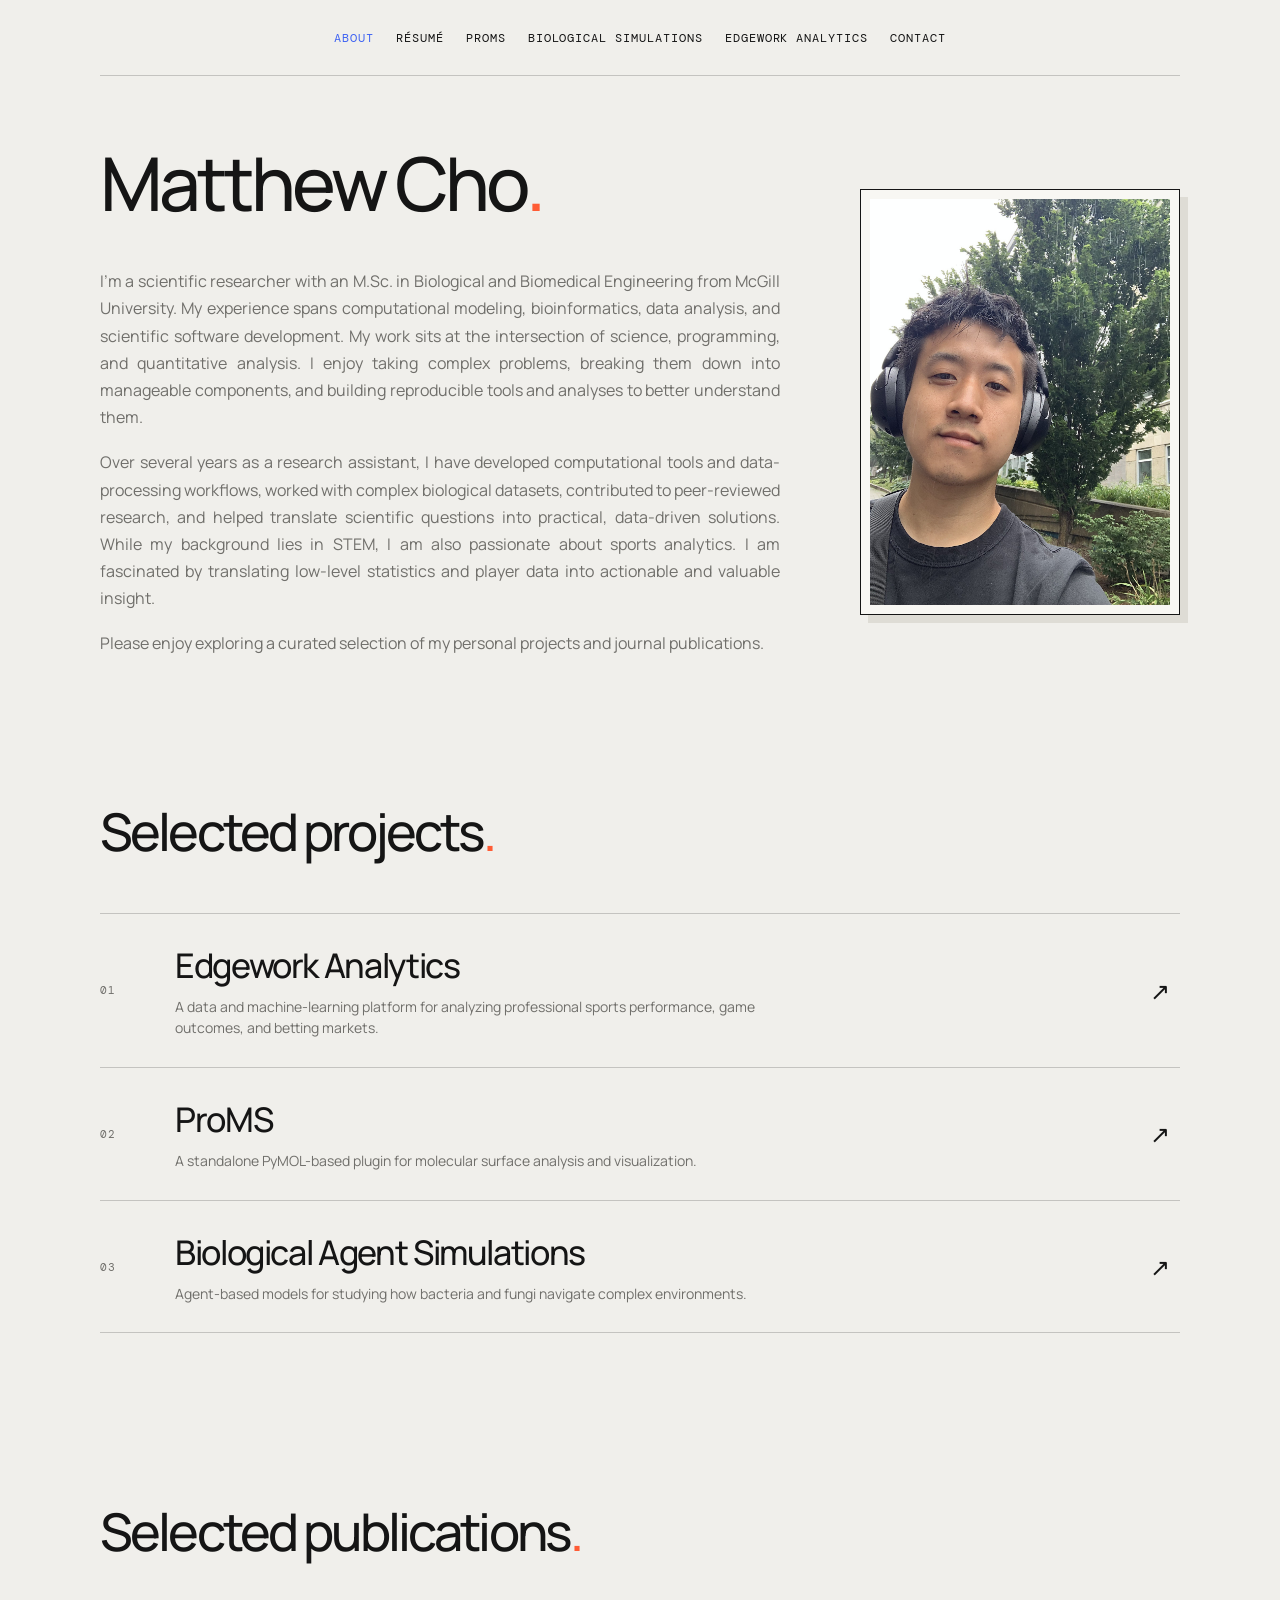
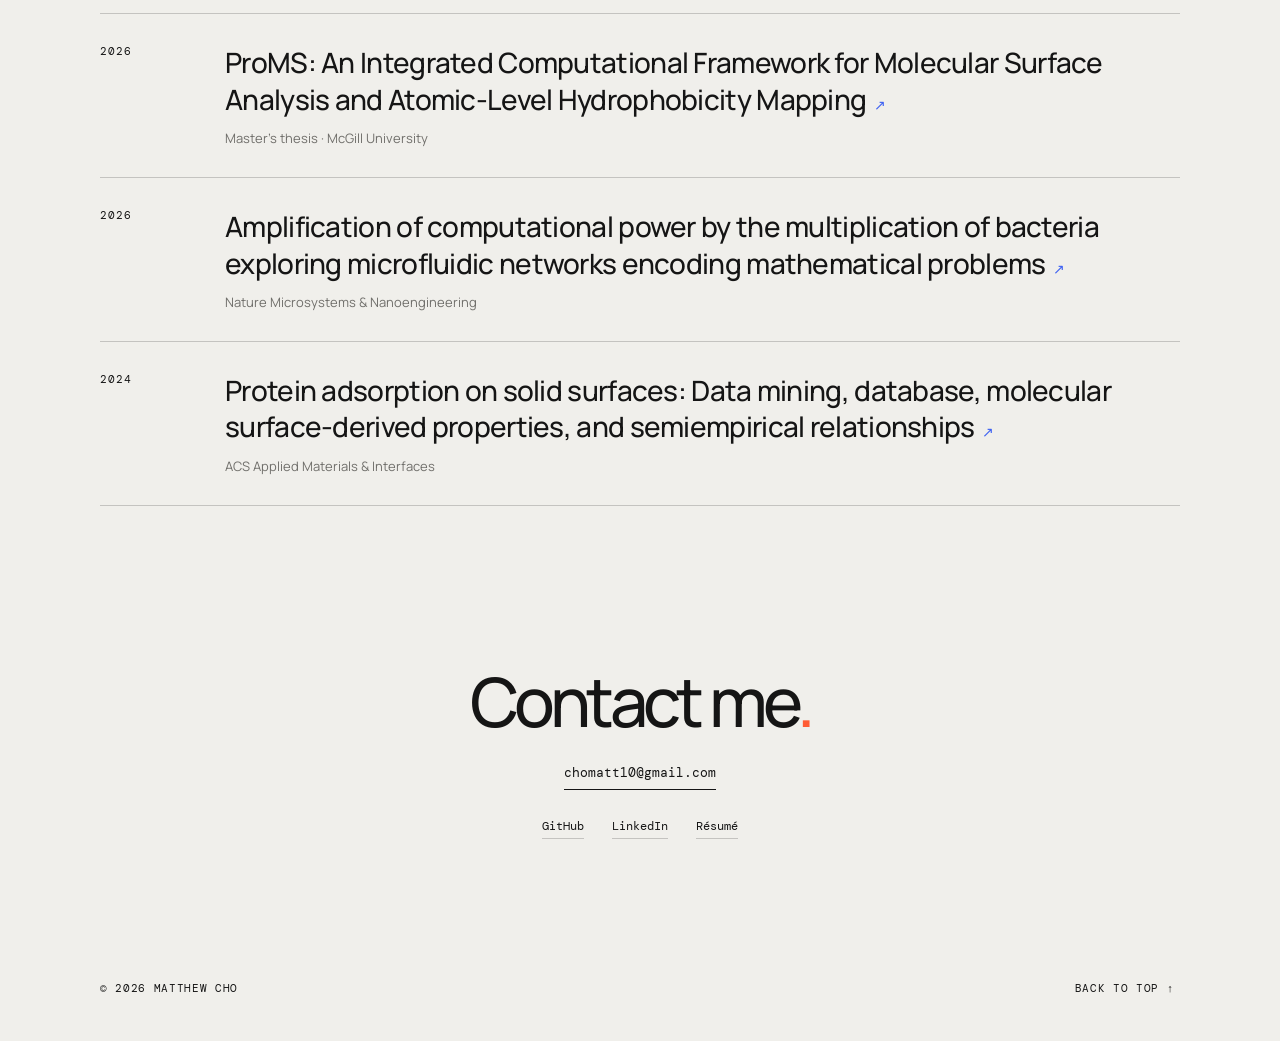
<file: index.html>
<!doctype html>
<html lang="en">
  <head>
    <meta charset="UTF-8" />
    <meta name="viewport" content="width=device-width, initial-scale=1.0" />
    <meta
      name="description"
      content="Portfolio of Matthew Cho — computational researcher and engineer building tools for biological discovery."
    />
    <meta name="theme-color" content="#f0efeb" />
    <title>Matthew Cho — Computational Researcher & Engineer</title>
    <link rel="preconnect" href="https://fonts.googleapis.com" />
    <link rel="preconnect" href="https://fonts.gstatic.com" crossorigin />
    <link
      href="https://fonts.googleapis.com/css2?family=DM+Mono:wght@300;400;500&family=Manrope:wght@400;500;600;700&display=swap"
      rel="stylesheet"
    />
    <link rel="stylesheet" href="styles.css" />
  </head>
  <body>
    <div class="noise" aria-hidden="true"></div>

    <header class="site-header">
      <nav class="page-tabs" aria-label="Portfolio pages">
        <a class="active" href="index.html" aria-current="page">About</a>
        <a href="resume.html">Résumé</a>
        <a href="proms.html">ProMS</a>
        <a href="biological-simulations.html">Biological Simulations</a>
        <a href="edgework-analytics.html">Edgework Analytics</a>
        <a href="#contact">Contact</a>
      </nav>
      <a class="header-cta" href="mailto:chomatt10@gmail.com" data-profile-link="email">
        Let’s talk <span aria-hidden="true">↗</span>
      </a>
    </header>

    <main id="top">
      <section class="hero section-shell" aria-labelledby="hero-title">
        <h1 id="hero-title" class="reveal">
          Matthew Cho<span class="accent-dot">.</span>
        </h1>
        <div class="hero-footer reveal">
          <div class="hero-blurb">
            <p>
              I’m a scientific researcher with an M.Sc. in Biological and Biomedical
              Engineering from McGill University. My experience spans computational
              modeling, bioinformatics, data analysis, and scientific software
              development. My work sits at the intersection of science, programming, and
              quantitative analysis. I enjoy taking complex problems, breaking them down
              into manageable components, and building reproducible tools and analyses to
              better understand them.
            </p>
            <p>
              Over several years as a research assistant, I have developed computational
              tools and data-processing workflows, worked with complex biological
              datasets, contributed to peer-reviewed research, and helped translate
              scientific questions into practical, data-driven solutions. While my
              background lies in STEM, I am also passionate about sports analytics. I am
              fascinated by translating low-level statistics and player data into
              actionable and valuable insight.
            </p>
            <p>
              Please enjoy exploring a curated selection of my personal projects and
              journal publications.
            </p>
          </div>
          <a class="round-link" href="#work" aria-label="See selected work">
            <svg viewBox="0 0 24 24" aria-hidden="true">
              <path d="M12 4v16m0 0 6-6m-6 6-6-6" />
            </svg>
          </a>
        </div>
        <img
          class="hero-photo"
          src="assets/matthew-portrait-web.jpg"
          width="2316"
          height="3088"
          alt="Matthew Cho outdoors in the rain"
          decoding="async"
          fetchpriority="high"
        />
        <div class="hero-index" aria-hidden="true">01 — 04</div>
      </section>

      <section id="work" class="projects section-shell" aria-labelledby="work-title">
        <h2 id="work-title" class="section-heading reveal">
          Selected projects<span class="accent-dot">.</span>
        </h2>
        <div id="project-list" class="project-list"></div>
      </section>

      <section id="about" class="about section-shell" aria-labelledby="about-title" hidden>
        <div class="about-number" aria-hidden="true">02</div>
        <div class="about-copy">
          <div class="section-label reveal">
            <span>About me</span>
          </div>
          <h2 id="about-title" class="reveal">
            I turn biological questions into
            <span class="circled">computational</span> tools.
          </h2>
          <div class="about-body reveal">
            <p data-profile="bio">
              I’m a computational researcher with an M.Sc. in Biological and
              Biomedical Engineering from McGill. My work combines molecular
              modeling, machine learning, data analysis, and scientific software.
            </p>
            <p>
              I enjoy taking research from an open question to a reproducible tool:
              designing the model, writing the code, analyzing the results, and
              communicating what they mean.
            </p>
          </div>
        </div>
        <div class="about-card reveal" aria-label="A note from Matthew">
          <div class="portrait-placeholder">
            <span data-profile="initials">AM</span>
          </div>
          <p>From biological question<br />to computational insight.</p>
          <span class="scribble" aria-hidden="true">↳</span>
        </div>
      </section>

      <section id="experience" class="experience section-shell" aria-labelledby="experience-title" hidden>
        <div class="section-label reveal">
          <span>Experience</span>
          <a href="CV - Matthew Cho no phone.pdf" data-profile-link="resume" target="_blank">
            Download CV <span aria-hidden="true">↗</span>
          </a>
        </div>
        <h2 id="experience-title" class="section-heading reveal">
          Where I’ve contributed<span class="accent-dot">.</span>
        </h2>
        <div id="experience-list" class="experience-list"></div>
      </section>

      <section id="research" class="research section-shell" aria-labelledby="research-title">
        <h2 id="research-title" class="section-heading reveal">
          Selected publications<span class="accent-dot">.</span>
        </h2>
        <div id="publication-list" class="publication-list"></div>
        <div class="skills-block reveal" hidden>
          <p class="skills-title">Technical toolkit</p>
          <div id="skills-list" class="skills-list"></div>
        </div>
        <div class="awards-block reveal" hidden>
          <p class="skills-title">Recognition</p>
          <div id="awards-list" class="awards-list"></div>
        </div>
      </section>

      <section id="contact" class="contact section-shell" aria-labelledby="contact-title">
        <h2 id="contact-title" class="reveal">Contact me<span class="accent-dot">.</span></h2>
        <a class="contact-link reveal" href="mailto:chomatt10@gmail.com" data-profile-link="email">
          <span data-profile="email">chomatt10@gmail.com</span>
          <span aria-hidden="true">↗</span>
        </a>
        <div class="contact-socials reveal" aria-label="Social links">
          <a href="https://github.com/" data-profile-link="github" target="_blank" rel="noreferrer">GitHub</a>
          <a href="https://linkedin.com/" data-profile-link="linkedin" target="_blank" rel="noreferrer">LinkedIn</a>
          <a href="CV - Matthew Cho no phone.pdf" target="_blank">Résumé</a>
        </div>
      </section>
    </main>

    <footer class="site-footer section-shell">
      <span>© <span id="year"></span> <span data-profile="name">Matthew Cho</span></span>
      <button id="back-to-top" type="button">Back to top ↑</button>
    </footer>

    <script src="script.js?v=20260819"></script>
  </body>
</html>
</file>
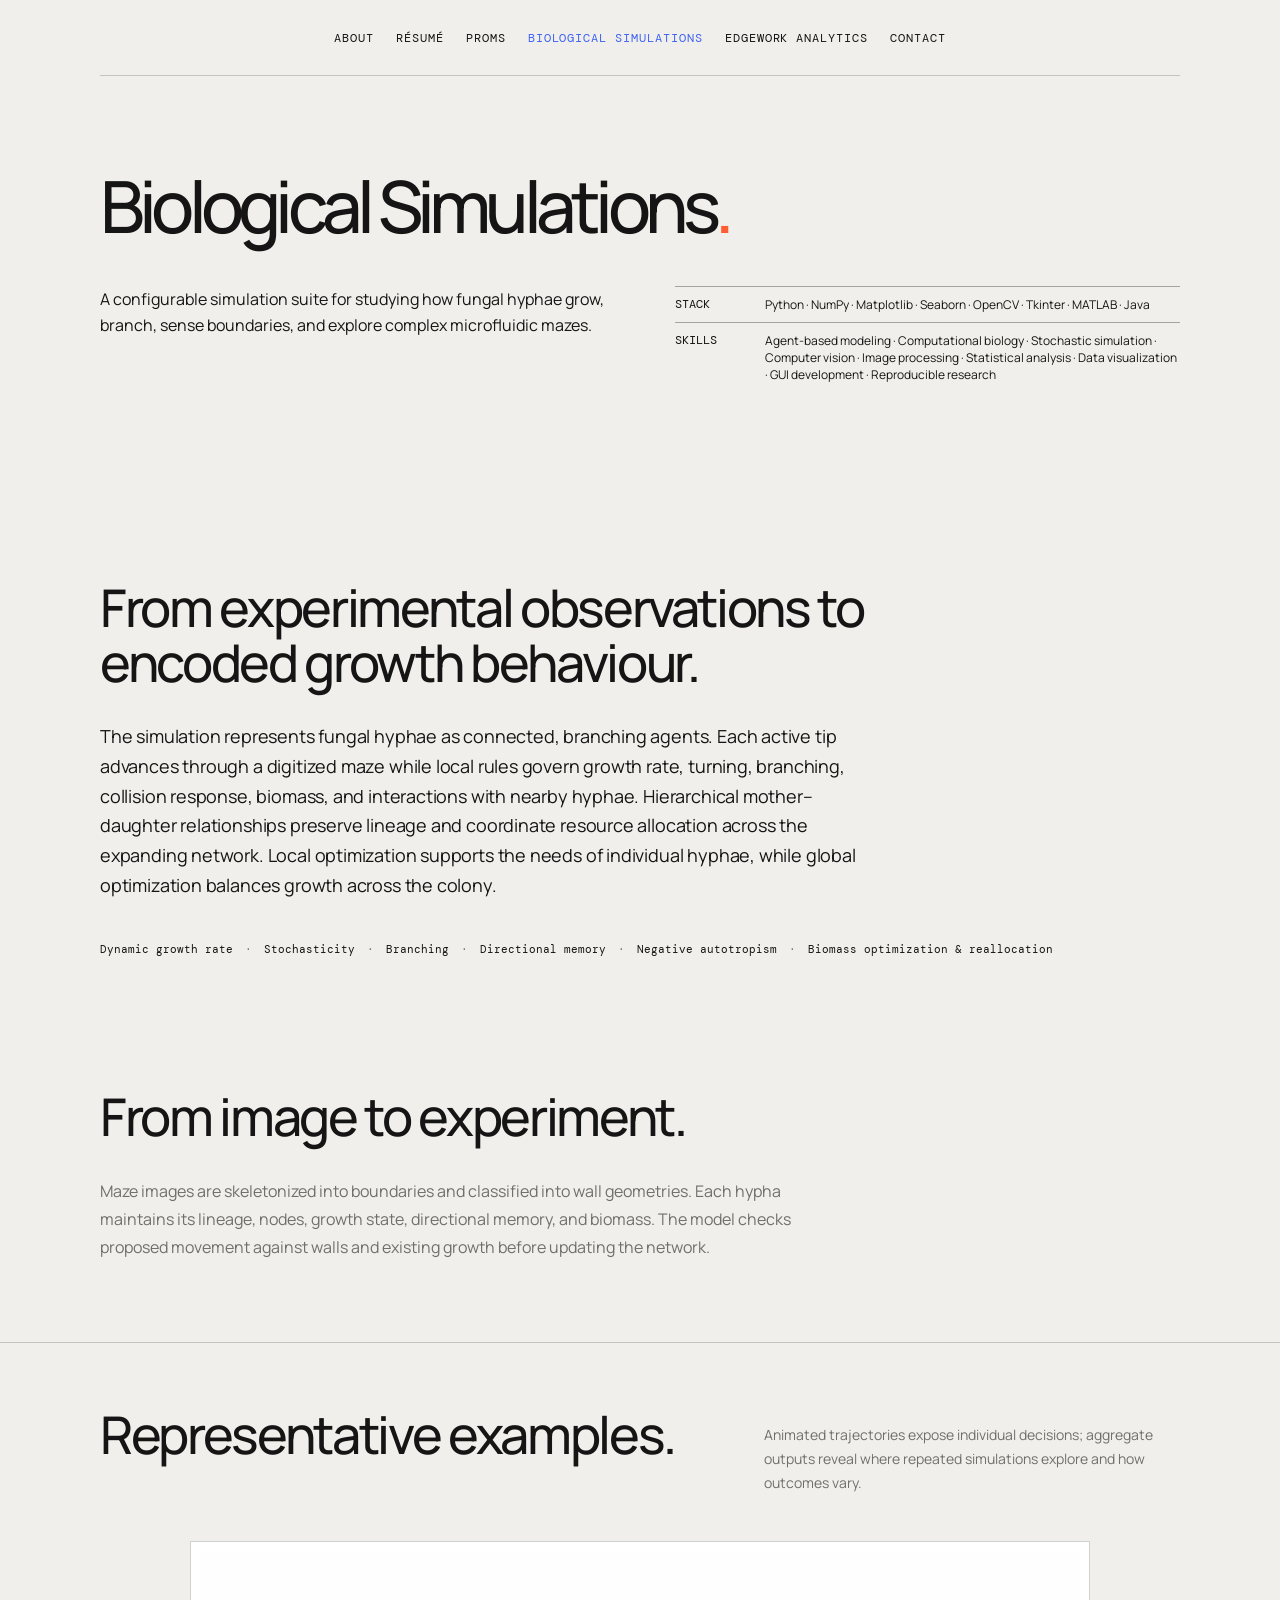
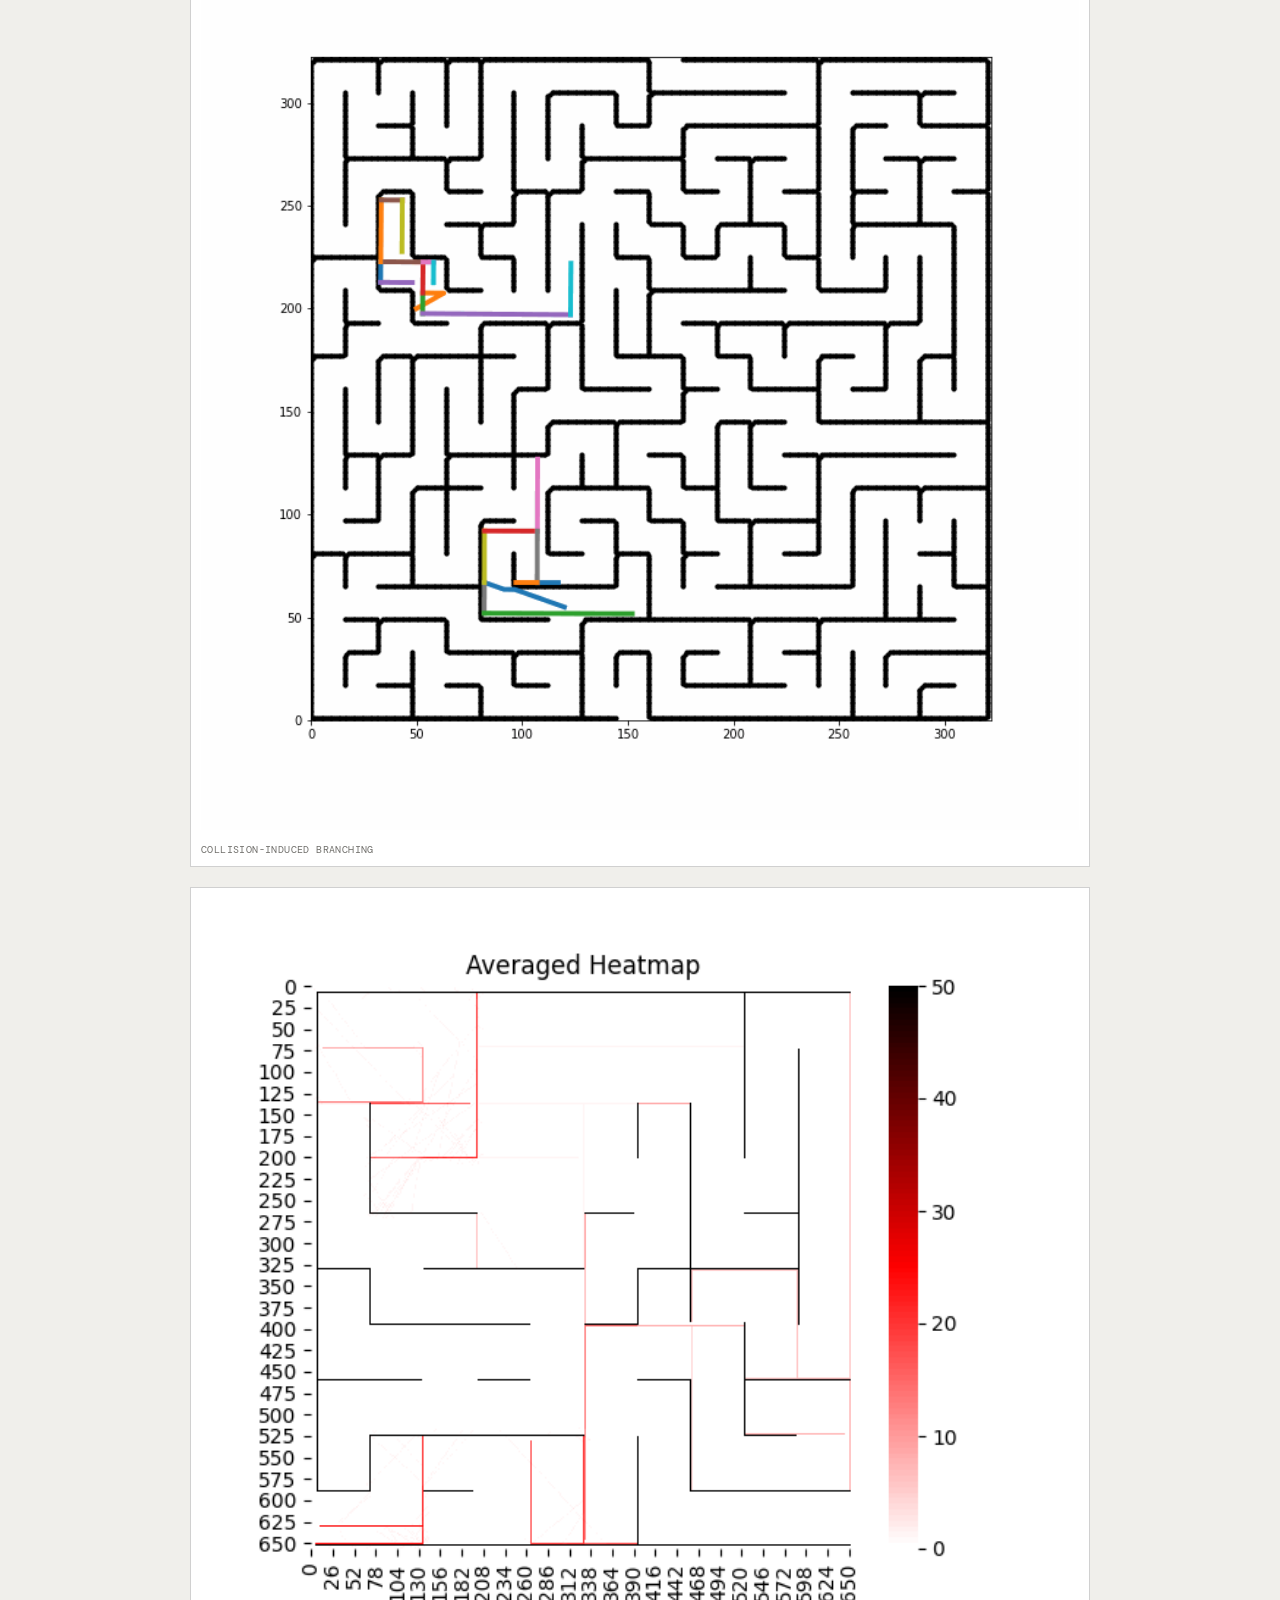
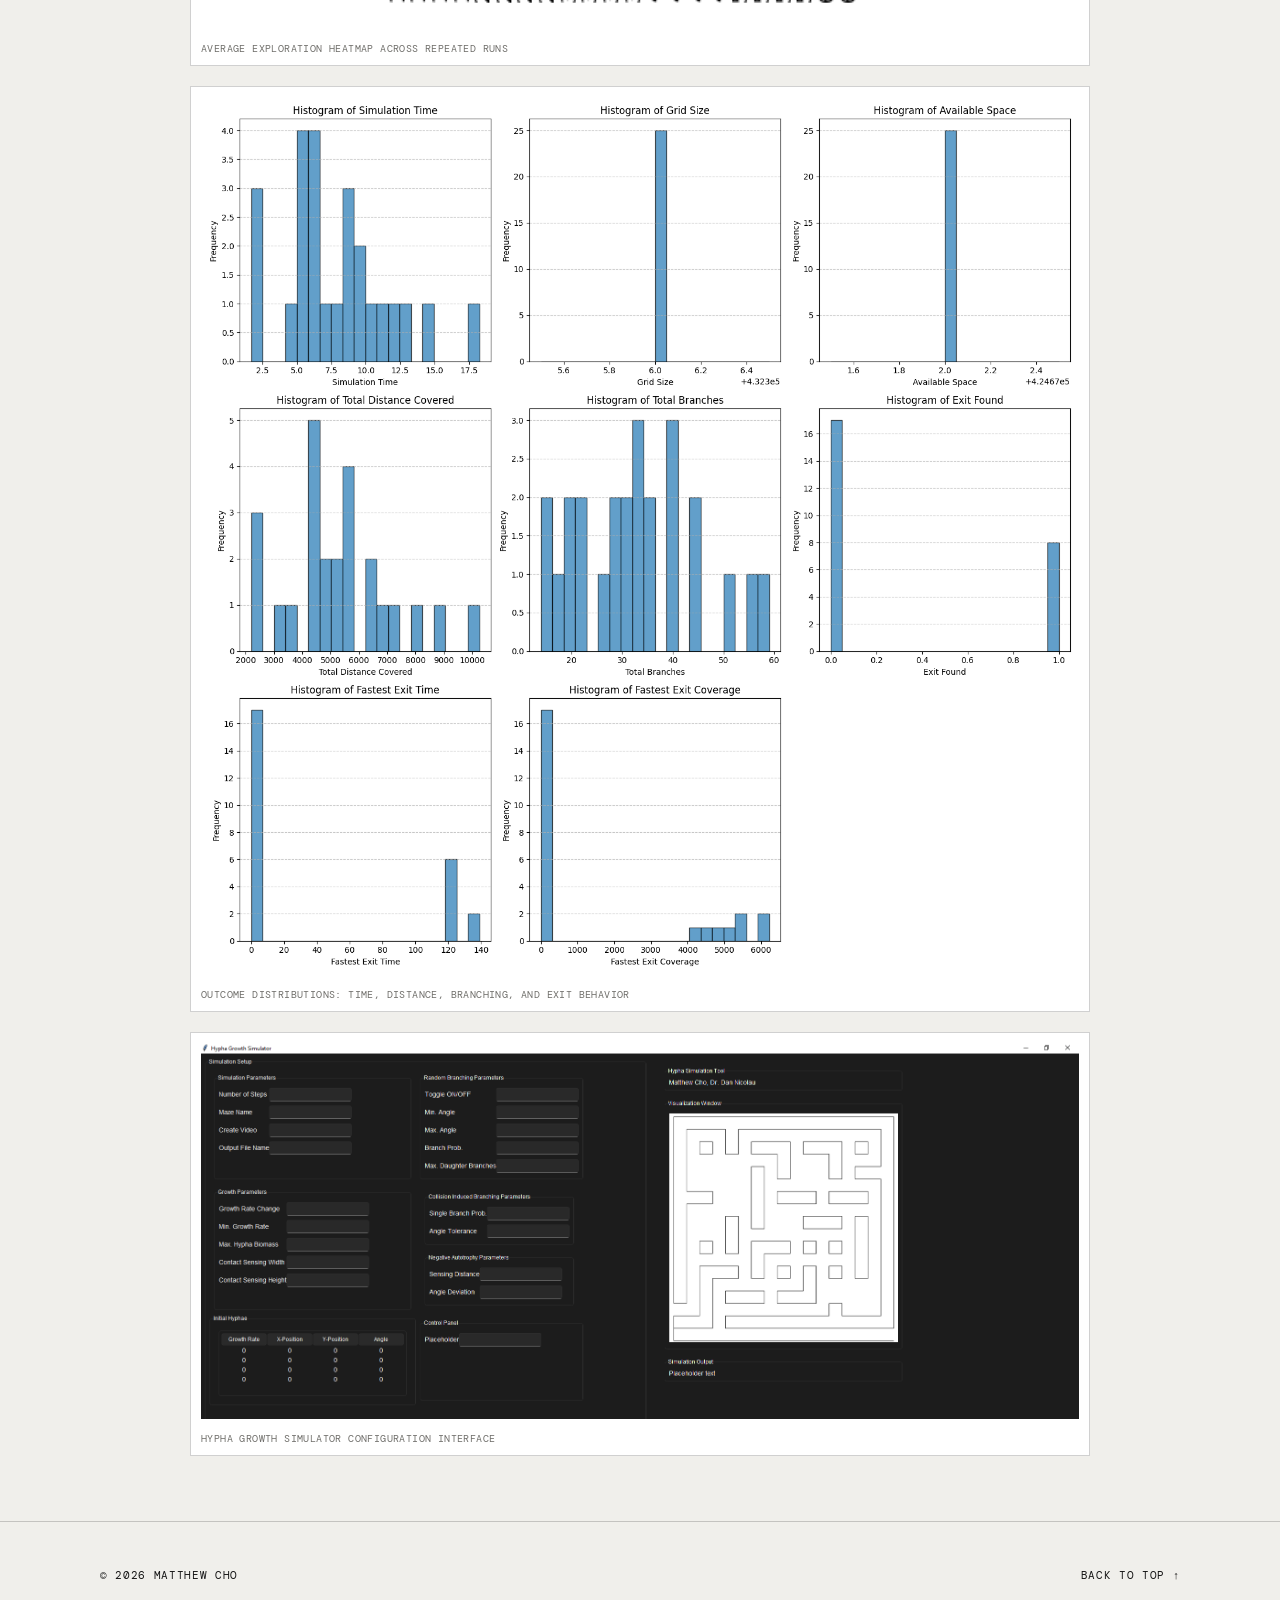
<file: biological-simulations.html>
<!doctype html>
<html lang="en">
  <head>
    <meta charset="UTF-8" />
    <meta name="viewport" content="width=device-width, initial-scale=1.0" />
    <meta
      name="description"
      content="Biological Simulations — agent-based models of fungal hypha growth and maze exploration by Matthew Cho."
    />
    <meta name="theme-color" content="#c7ff5e" />
    <title>Biological Simulations — Matthew Cho</title>
    <link rel="preconnect" href="https://fonts.googleapis.com" />
    <link rel="preconnect" href="https://fonts.gstatic.com" crossorigin />
    <link
      href="https://fonts.googleapis.com/css2?family=DM+Mono:wght@300;400;500&family=Manrope:wght@400;500;600;700&display=swap"
      rel="stylesheet"
    />
    <link rel="stylesheet" href="styles.css" />
    <link rel="stylesheet" href="project.css" />
    <link rel="stylesheet" href="simulations.css" />
  </head>
  <body id="top" class="case-study simulations-study">
    <div class="noise" aria-hidden="true"></div>

    <header class="site-header case-header">
      <nav class="page-tabs" aria-label="Portfolio pages">
        <a href="index.html">About</a>
        <a href="resume.html">Résumé</a>
        <a href="proms.html">ProMS</a>
        <a class="active" href="biological-simulations.html" aria-current="page">Biological Simulations</a>
        <a href="edgework-analytics.html">Edgework Analytics</a>
        <a href="index.html#contact">Contact</a>
      </nav>
      <a class="header-cta" href="index.html#work">Back to work <span aria-hidden="true">↙</span></a>
    </header>

    <main>
      <section class="case-hero section-shell">
        <h1 class="reveal">Biological Simulations<span class="accent-dot">.</span></h1>
        <div class="case-intro reveal">
          <p>
            A configurable simulation suite for studying how fungal hyphae grow,
            branch, sense boundaries, and explore complex microfluidic mazes.
          </p>
          <dl>
            <div><dt>Stack</dt><dd>Python · NumPy · Matplotlib · Seaborn · OpenCV · Tkinter · MATLAB · Java</dd></div>
            <div><dt>Skills</dt><dd>Agent-based modeling · Computational biology · Stochastic simulation · Computer vision · Image processing · Statistical analysis · Data visualization · GUI development · Reproducible research</dd></div>
          </dl>
        </div>
        <div class="growth-mark" aria-hidden="true"><i></i><i></i><i></i><i></i><i></i></div>
      </section>

      <section id="overview" class="case-section section-shell">
        <div class="case-section-label reveal"><span>01</span><span>Overview</span></div>
        <div class="case-section-copy reveal">
          <h2>From experimental observations to encoded growth behaviour.</h2>
          <p class="case-lede">
            The simulation represents fungal hyphae as connected, branching agents.
            Each active tip advances through a digitized maze while local rules
            govern growth rate, turning, branching, collision response, biomass,
            and interactions with nearby hyphae. Hierarchical mother–daughter
            relationships preserve lineage and coordinate resource allocation across
            the expanding network. Local optimization supports the needs of individual
            hyphae, while global optimization balances growth across the colony.
          </p>
          <div class="simulation-rules">
            <span>Dynamic growth rate</span><span>Stochasticity</span>
            <span>Branching</span><span>Directional memory</span>
            <span>Negative autotropism</span><span>Biomass optimization &amp; reallocation</span>
          </div>
        </div>
      </section>

      <section id="problem" class="case-section case-section-dark" hidden>
        <div class="section-shell case-section-inner">
          <div class="case-section-label reveal"><span>02</span><span>Research problem</span></div>
          <div class="case-section-copy reveal">
            <h2>Simple rules can create complex exploration.</h2>
            <div class="two-column-copy">
              <p>
                Fungal networks adapt as their growing tips encounter walls, sibling
                branches, and constrained openings. Understanding that emergent
                behavior requires more than tracing a single path.
              </p>
              <p>
                The software creates a controlled environment for isolating growth
                mechanisms and asking how they influence maze coverage, branching,
                time to exit, and the efficiency of exploration.
              </p>
            </div>
          </div>
        </div>
      </section>

      <section id="model" class="case-section section-shell">
        <div class="case-section-label reveal"><span>03</span><span>Simulation model</span></div>
        <div class="case-section-copy reveal">
          <h2>From image to experiment.</h2>
          <div class="system-flow simulation-flow reveal" aria-label="Biological simulation flow" hidden>
            <div><span>01</span><strong>Digitize</strong><small>Read maze geometry</small></div>
            <div><span>02</span><strong>Seed</strong><small>Position initial hyphae</small></div>
            <div><span>03</span><strong>Grow</strong><small>Advance active tips</small></div>
            <div><span>04</span><strong>Respond</strong><small>Branch, turn, or stop</small></div>
            <div><span>05</span><strong>Measure</strong><small>Aggregate repeated runs</small></div>
          </div>
          <p>
            Maze images are skeletonized into boundaries and classified into wall
            geometries. Each hypha maintains its lineage, nodes, growth state,
            directional memory, and biomass. The model checks proposed movement
            against walls and existing growth before updating the network.
          </p>
        </div>
      </section>

      <section class="case-section simulations-green" hidden>
        <div class="section-shell case-section-inner">
          <div class="case-section-label reveal"><span>04</span><span>Behavioral rules</span></div>
          <div class="case-section-copy reveal">
            <h2>Mechanisms that can be switched, tuned, and compared.</h2>
            <div class="feature-grid simulation-feature-grid">
              <article class="reveal">
                <span>Branching</span>
                <h3>New paths emerge</h3>
                <p>Random branching uses configurable angles, frequency, probability, and daughter limits; collisions can trigger additional branches.</p>
              </article>
              <article class="reveal">
                <span>Navigation</span>
                <h3>Memory meets geometry</h3>
                <p>Directional memory lets a tip recover its trajectory after navigating a boundary, while collision checks prevent invalid growth.</p>
              </article>
              <article class="reveal">
                <span>Interaction</span>
                <h3>Agents sense agents</h3>
                <p>Negative autotropism detects nearby unrelated tips and adjusts direction, reducing overlap between expanding networks.</p>
              </article>
            </div>
          </div>
        </div>
      </section>

      <section id="visuals" class="simulation-gallery">
        <div class="section-shell">
          <div class="case-section-label reveal"><span>05</span><span>Simulation outputs</span></div>
          <div class="gallery-heading reveal">
            <h2>Representative examples.</h2>
            <p>
              Animated trajectories expose individual decisions; aggregate outputs
              reveal where repeated simulations explore and how outcomes vary.
            </p>
          </div>
          <div class="simulation-image-grid">
            <figure class="simulation-image simulation-animation reveal">
              <img src="assets/simulations/angled_good.gif" alt="Animated simulation of collision-induced fungal branching" />
              <figcaption>Collision-induced branching</figcaption>
            </figure>
            <figure class="simulation-image reveal">
              <img src="assets/simulations/heatmap.png" alt="Average spatial heatmap from repeated maze simulations" />
              <figcaption>Average exploration heatmap across repeated runs</figcaption>
            </figure>
            <figure class="simulation-image reveal">
              <img src="assets/simulations/histograms.png" alt="Histograms of fungal simulation outcomes" />
              <figcaption>Outcome distributions: time, distance, branching, and exit behavior</figcaption>
            </figure>
            <figure class="simulation-image reveal">
              <img src="assets/simulations/hypha-gui.png" alt="Desktop interface for configuring the fungal hypha growth simulator" />
              <figcaption>Hypha Growth Simulator configuration interface</figcaption>
            </figure>
          </div>
        </div>
      </section>

      <section id="interface" class="case-section section-shell" hidden>
        <div class="case-section-label reveal"><span>06</span><span>Research interface</span></div>
        <div class="case-section-copy reveal">
          <h2>Experiments without code edits.</h2>
          <p class="case-lede">
            A desktop control surface exposes simulation length, maze selection,
            starting hyphae, growth dynamics, branching rules, contact sensing,
            directional behavior, output naming, and animation generation.
          </p>
          <figure class="gui-figure reveal">
            <img src="assets/simulations/hypha-gui.png" alt="Desktop interface for configuring the fungal hypha growth simulator" />
            <figcaption>Hypha Growth Simulator configuration interface</figcaption>
          </figure>
        </div>
      </section>

      <section class="case-section lessons section-shell" hidden>
        <div class="case-section-label reveal"><span>07</span><span>What I learned</span></div>
        <div class="case-section-copy reveal">
          <h2>Emergence needs disciplined measurement.</h2>
          <div class="lesson-list">
            <p class="reveal"><span>01</span>Agent-based models make assumptions visible by translating biological hypotheses into explicit rules.</p>
            <p class="reveal"><span>02</span>Repeated runs and aggregate spatial outputs are essential when stochastic behavior drives individual trajectories.</p>
            <p class="reveal"><span>03</span>A configurable interface turns a simulation into an experimental tool other researchers can interrogate.</p>
          </div>
        </div>
      </section>

    </main>

    <footer class="site-footer section-shell">
      <span>© <span id="year"></span> Matthew Cho</span>
      <a href="#top">Back to top ↑</a>
    </footer>

    <script src="project.js"></script>
  </body>
</html>
</file>
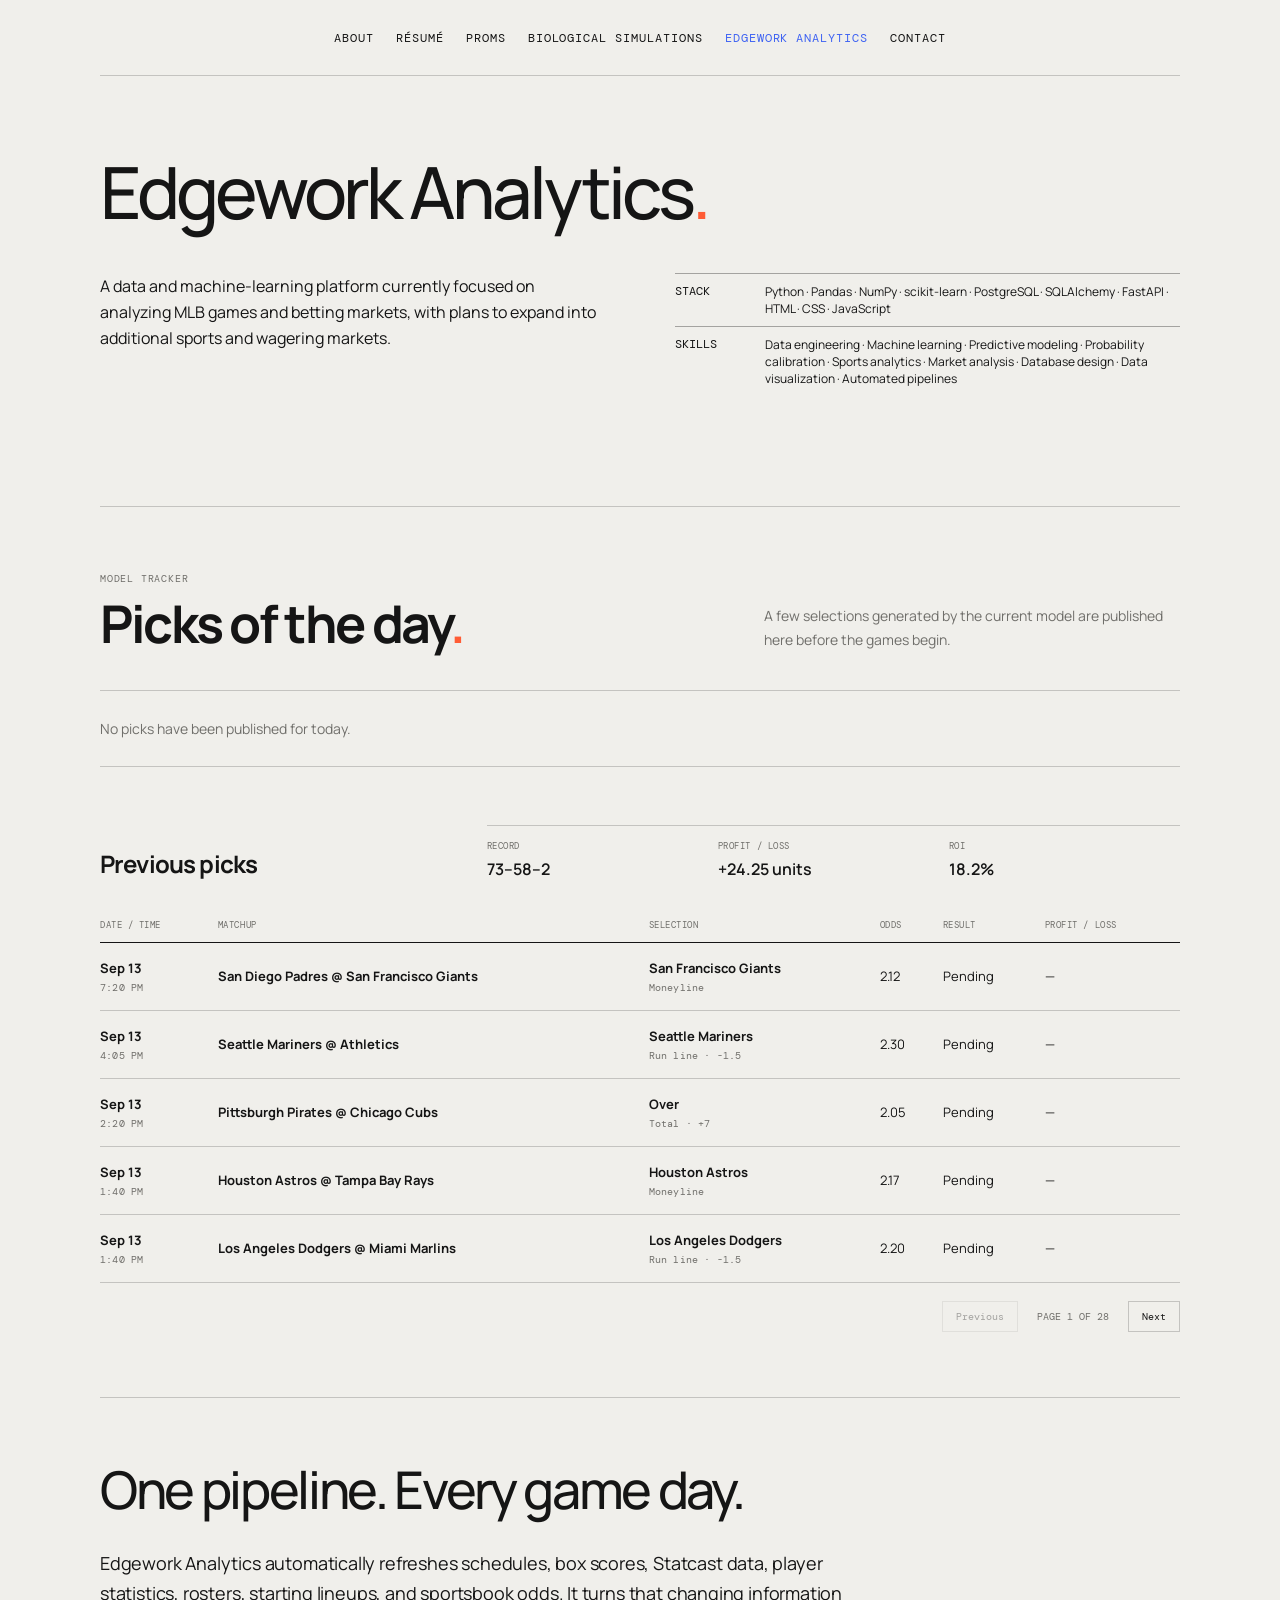
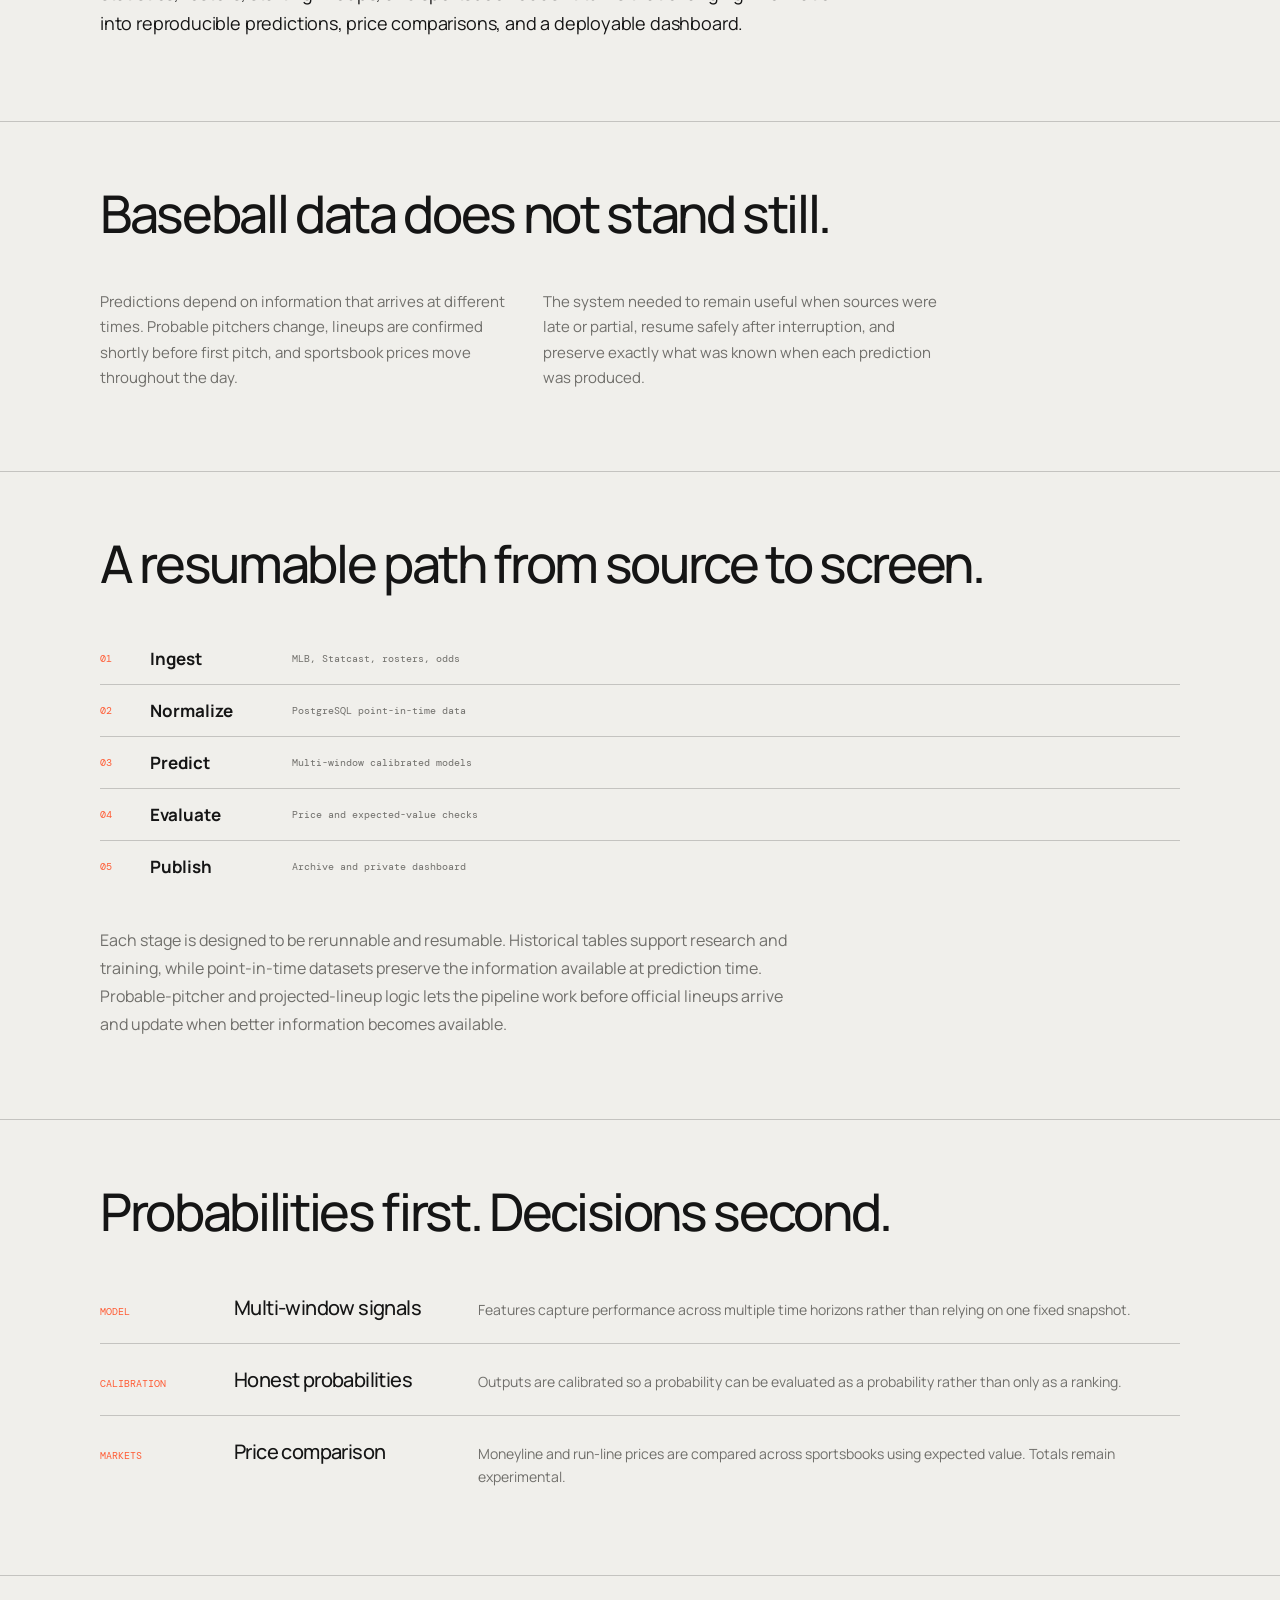
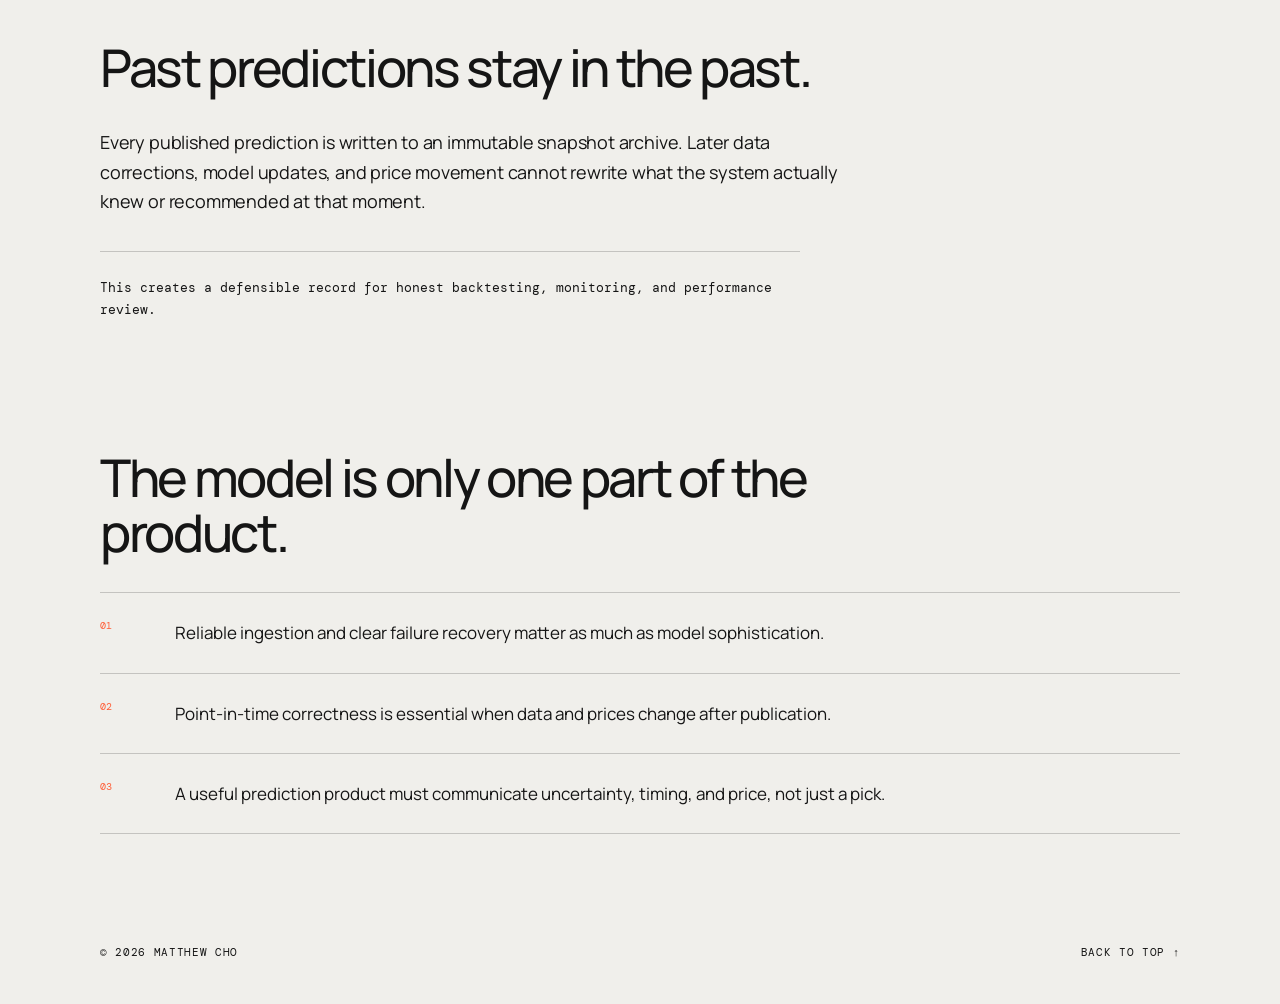
<file: edgework-analytics.html>
<!doctype html>
<html lang="en">
  <head>
    <meta charset="UTF-8" />
    <meta name="viewport" content="width=device-width, initial-scale=1.0" />
    <meta
      name="description"
      content="Edgework Analytics, an end-to-end MLB analytics and prediction platform by Matthew Cho."
    />
    <meta name="theme-color" content="#3f63f2" />
    <title>Edgework Analytics | Matthew Cho</title>
    <link rel="preconnect" href="https://fonts.googleapis.com" />
    <link rel="preconnect" href="https://fonts.gstatic.com" crossorigin />
    <link
      href="https://fonts.googleapis.com/css2?family=DM+Mono:wght@300;400;500&family=Manrope:wght@400;500;600;700&display=swap"
      rel="stylesheet"
    />
    <link rel="stylesheet" href="styles.css" />
    <link rel="stylesheet" href="project.css" />
    <link rel="stylesheet" href="edgework.css" />
  </head>
  <body id="top" class="case-study edgework-study">
    <div class="noise" aria-hidden="true"></div>

    <header class="site-header case-header">
      <nav class="page-tabs" aria-label="Portfolio pages">
        <a href="index.html">About</a>
        <a href="resume.html">Résumé</a>
        <a href="proms.html">ProMS</a>
        <a href="biological-simulations.html">Biological Simulations</a>
        <a class="active" href="edgework-analytics.html" aria-current="page">Edgework Analytics</a>
        <a href="index.html#contact">Contact</a>
      </nav>
      <a class="header-cta" href="index.html#work">Back to work <span aria-hidden="true">↙</span></a>
    </header>

    <main>
      <section class="case-hero section-shell">
        <div class="case-eyebrow reveal">
          <span>Featured case study</span>
          <span>MLB analytics · 2026</span>
        </div>
        <h1 class="reveal">Edgework Analytics<span class="accent-dot">.</span></h1>
        <div class="case-intro reveal">
          <p>
            A data and machine-learning platform currently focused on analyzing MLB
            games and betting markets, with plans to expand into additional sports
            and wagering markets.
          </p>
          <dl>
            <div><dt>Stack</dt><dd>Python · Pandas · NumPy · scikit-learn · PostgreSQL · SQLAlchemy · FastAPI · HTML · CSS · JavaScript</dd></div>
            <div><dt>Skills</dt><dd>Data engineering · Machine learning · Predictive modeling · Probability calibration · Sports analytics · Market analysis · Database design · Data visualization · Automated pipelines</dd></div>
          </dl>
        </div>
        <div class="diamond-mark" aria-hidden="true">E/A</div>
      </section>

      <section id="picks" class="edgework-picks section-shell">
        <div class="picks-heading reveal">
          <div>
            <p class="picks-kicker">Model tracker</p>
            <h2>Picks of the day<span class="accent-dot">.</span></h2>
          </div>
          <p>A few selections generated by the current model are published here before the games begin.</p>
        </div>

        <div class="daily-picks reveal" id="daily-picks" aria-live="polite">
          <p class="picks-empty">Loading published picks…</p>
        </div>

        <div class="record-heading reveal">
          <h3>Previous picks</h3>
          <div class="record-summary" aria-label="Historical betting record">
            <div><span>Record</span><strong id="picks-record">0–0</strong></div>
            <div><span>Profit / loss</span><strong id="picks-profit">0.00 units</strong></div>
            <div><span>ROI</span><strong id="picks-roi">0.0%</strong></div>
          </div>
        </div>

        <div class="picks-table-wrap reveal">
          <table class="picks-table">
            <thead>
              <tr>
                <th>Date / time</th>
                <th>Matchup</th>
                <th>Selection</th>
                <th>Odds</th>
                <th>Result</th>
                <th>Profit / loss</th>
              </tr>
            </thead>
            <tbody id="previous-picks">
              <tr class="picks-table-empty">
                <td colspan="6">Settled picks will appear here.</td>
              </tr>
            </tbody>
          </table>
        </div>
        <nav class="picks-pagination reveal" id="previous-picks-pagination" aria-label="Previous picks pages" hidden>
          <button type="button" id="previous-picks-prev">Previous</button>
          <span id="previous-picks-page">Page 1 of 1</span>
          <button type="button" id="previous-picks-next">Next</button>
        </nav>
      </section>

      <section id="overview" class="case-section section-shell">
        <div class="case-section-label reveal"><span>01</span><span>Overview</span></div>
        <div class="case-section-copy reveal">
          <h2>One pipeline. Every game day.</h2>
          <p class="case-lede">
            Edgework Analytics automatically refreshes schedules, box scores,
            Statcast data, player statistics, rosters, starting lineups, and
            sportsbook odds. It turns that changing information into reproducible
            predictions, price comparisons, and a deployable dashboard.
          </p>
          <div class="metric-placeholders">
            <div><strong></strong><span>Games processed<br />[add verified total]</span></div>
            <div><strong></strong><span>Daily data sources<br />[add exact count]</span></div>
            <div><strong></strong><span>Pipeline runtime<br />[add typical range]</span></div>
          </div>
        </div>
      </section>

      <section id="problem" class="case-section case-section-dark">
        <div class="section-shell case-section-inner">
          <div class="case-section-label reveal"><span>02</span><span>Problem</span></div>
          <div class="case-section-copy reveal">
            <h2>Baseball data does not stand still.</h2>
            <div class="two-column-copy">
              <p>
                Predictions depend on information that arrives at different times.
                Probable pitchers change, lineups are confirmed shortly before first
                pitch, and sportsbook prices move throughout the day.
              </p>
              <p>
                The system needed to remain useful when sources were late or partial,
                resume safely after interruption, and preserve exactly what was known
                when each prediction was produced.
              </p>
            </div>
          </div>
        </div>
      </section>

      <section id="system" class="case-section section-shell">
        <div class="case-section-label reveal"><span>03</span><span>System design</span></div>
        <div class="case-section-copy reveal">
          <h2>A resumable path from source to screen.</h2>
          <div class="system-flow reveal" aria-label="System flow">
            <div><span>01</span><strong>Ingest</strong><small>MLB, Statcast, rosters, odds</small></div>
            <div><span>02</span><strong>Normalize</strong><small>PostgreSQL point-in-time data</small></div>
            <div><span>03</span><strong>Predict</strong><small>Multi-window calibrated models</small></div>
            <div><span>04</span><strong>Evaluate</strong><small>Price and expected-value checks</small></div>
            <div><span>05</span><strong>Publish</strong><small>Archive and private dashboard</small></div>
          </div>
          <p>
            Each stage is designed to be rerunnable and resumable. Historical tables
            support research and training, while point-in-time datasets preserve the
            information available at prediction time. Probable-pitcher and
            projected-lineup logic lets the pipeline work before official lineups
            arrive and update when better information becomes available.
          </p>
        </div>
      </section>

      <section id="modeling" class="case-section case-blue">
        <div class="section-shell case-section-inner">
          <div class="case-section-label reveal"><span>04</span><span>Modeling</span></div>
          <div class="case-section-copy reveal">
            <h2>Probabilities first. Decisions second.</h2>
            <div class="feature-grid">
              <article class="reveal">
                <span>Model</span>
                <h3>Multi-window signals</h3>
                <p>Features capture performance across multiple time horizons rather than relying on one fixed snapshot.</p>
              </article>
              <article class="reveal">
                <span>Calibration</span>
                <h3>Honest probabilities</h3>
                <p>Outputs are calibrated so a probability can be evaluated as a probability rather than only as a ranking.</p>
              </article>
              <article class="reveal">
                <span>Markets</span>
                <h3>Price comparison</h3>
                <p>Moneyline and run-line prices are compared across sportsbooks using expected value. Totals remain experimental.</p>
              </article>
            </div>
          </div>
        </div>
      </section>

      <section id="integrity" class="case-section section-shell">
        <div class="case-section-label reveal"><span>05</span><span>Data integrity</span></div>
        <div class="case-section-copy reveal">
          <h2>Past predictions stay in the past.</h2>
          <p class="case-lede">
            Every published prediction is written to an immutable snapshot archive.
            Later data corrections, model updates, and price movement cannot rewrite
            what the system actually knew or recommended at that moment.
          </p>
          <div class="integrity-note reveal">
            <span aria-hidden="true">↳</span>
            <p>This creates a defensible record for honest backtesting, monitoring, and performance review.</p>
          </div>
        </div>
      </section>

      <section id="dashboard" class="gallery-section">
        <div class="section-shell">
          <div class="case-section-label reveal"><span>06</span><span>Dashboard</span></div>
          <div class="gallery-heading reveal">
            <h2>Analysis, made usable.</h2>
            <p>
              The pipeline generates and deploys a private dashboard that brings
              model probabilities, market prices, and archived results into one view.
            </p>
          </div>
          <div class="dashboard-gallery">
            <figure class="shot shot-desktop reveal">
              <div class="shot-placeholder">
                <span>Desktop dashboard screenshot</span>
                <small>Replace with final 16:10 capture</small>
              </div>
              <figcaption>Daily slate and model overview · [Add screenshot]</figcaption>
            </figure>
            <figure class="shot shot-mobile reveal">
              <div class="shot-placeholder">
                <span>Mobile dashboard</span>
                <small>Replace with final phone capture</small>
              </div>
              <figcaption>Responsive game view · [Add screenshot]</figcaption>
            </figure>
            <figure class="shot shot-wide reveal">
              <div class="shot-placeholder">
                <span>Odds comparison screenshot</span>
                <small>Replace with final wide capture</small>
              </div>
              <figcaption>Sportsbook price comparison · [Add screenshot]</figcaption>
            </figure>
          </div>
        </div>
      </section>

      <section id="lessons" class="case-section lessons section-shell">
        <div class="case-section-label reveal"><span>07</span><span>Lessons learned</span></div>
        <div class="case-section-copy reveal">
          <h2>The model is only one part of the product.</h2>
          <div class="lesson-list">
            <p class="reveal"><span>01</span>Reliable ingestion and clear failure recovery matter as much as model sophistication.</p>
            <p class="reveal"><span>02</span>Point-in-time correctness is essential when data and prices change after publication.</p>
            <p class="reveal"><span>03</span>A useful prediction product must communicate uncertainty, timing, and price, not just a pick.</p>
          </div>
        </div>
      </section>

      <section class="case-next">
        <div class="section-shell">
          <p>Next project</p>
          <a href="index.html#work">Return to selected work <span>↗</span></a>
        </div>
      </section>
    </main>

    <footer class="site-footer section-shell">
      <span>© <span id="year"></span> Matthew Cho</span>
      <div class="social-links">
        <a href="https://github.com/MatthewCho8" target="_blank" rel="noreferrer">GitHub</a>
        <a href="https://www.linkedin.com/in/matthewcho8" target="_blank" rel="noreferrer">LinkedIn</a>
      </div>
      <a href="#top">Back to top ↑</a>
    </footer>

    <script src="project.js"></script>
    <script src="edgework.js"></script>
  </body>
</html>
</file>
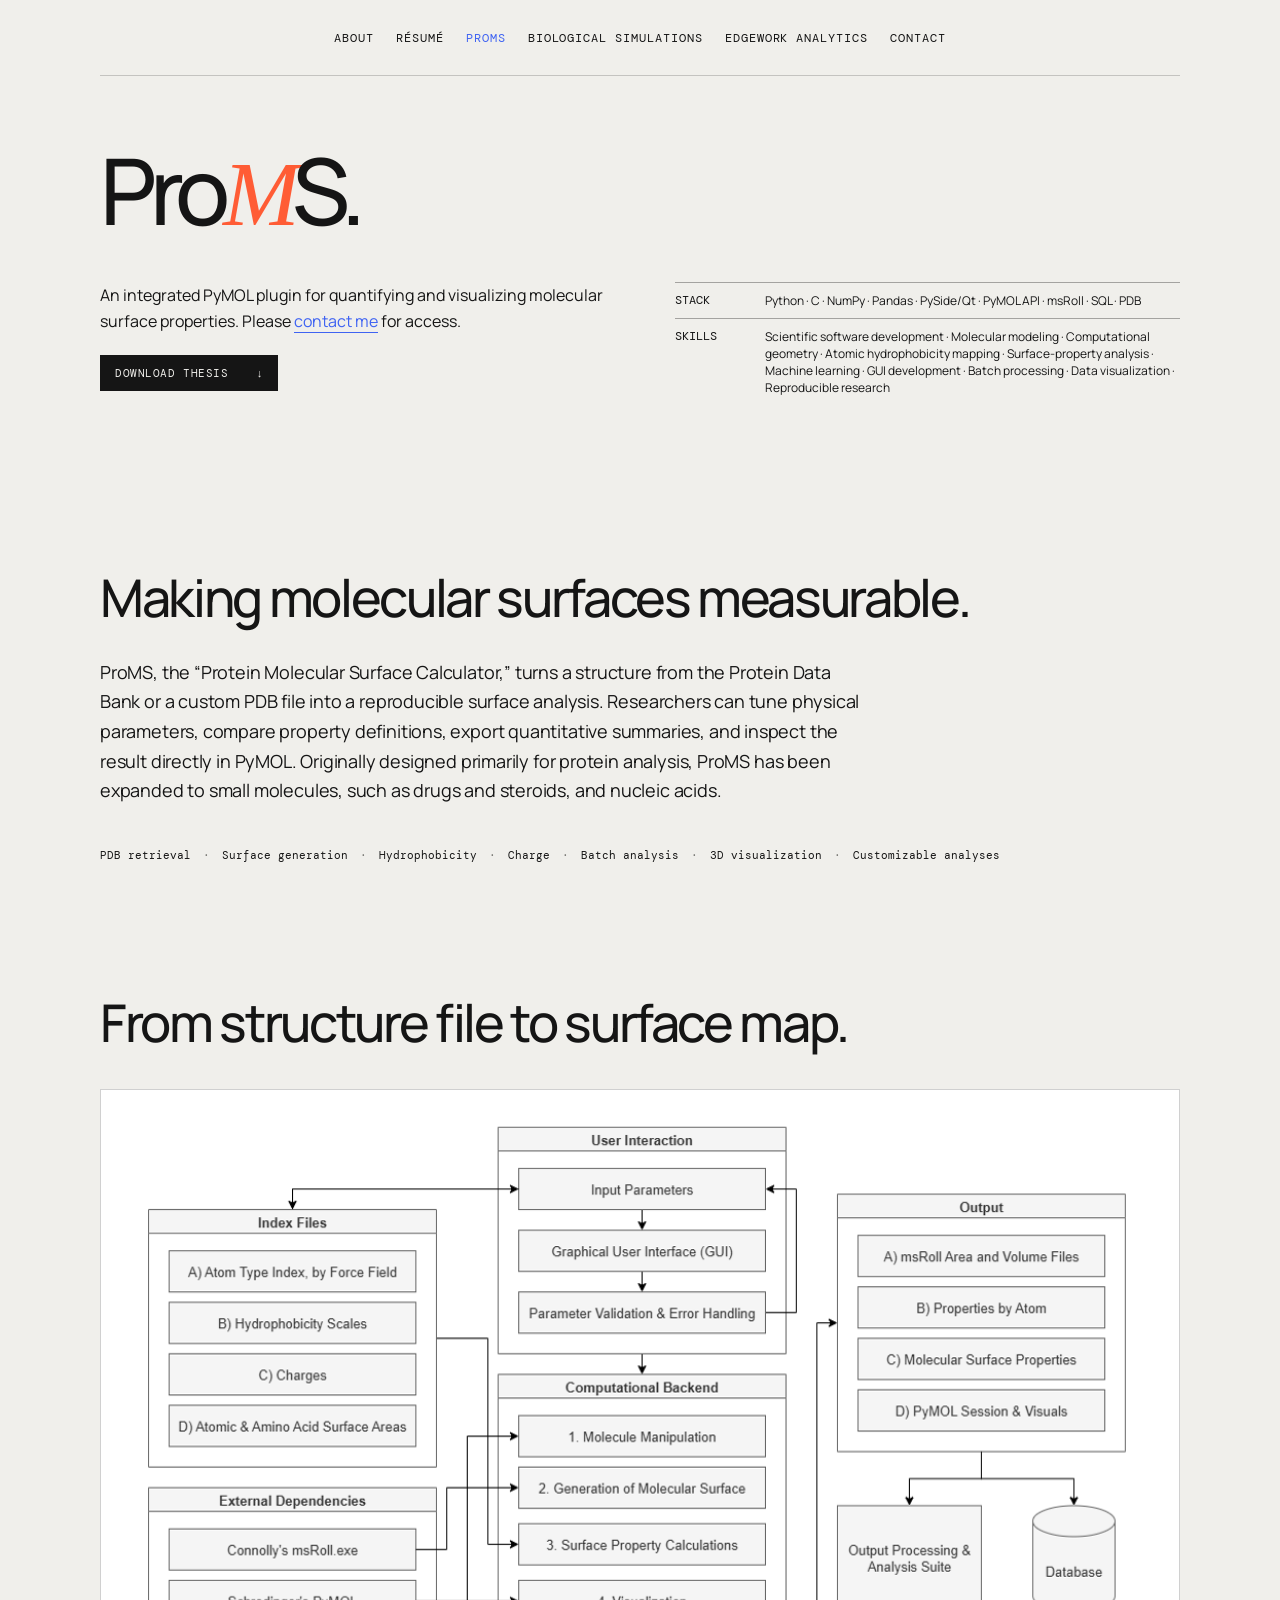
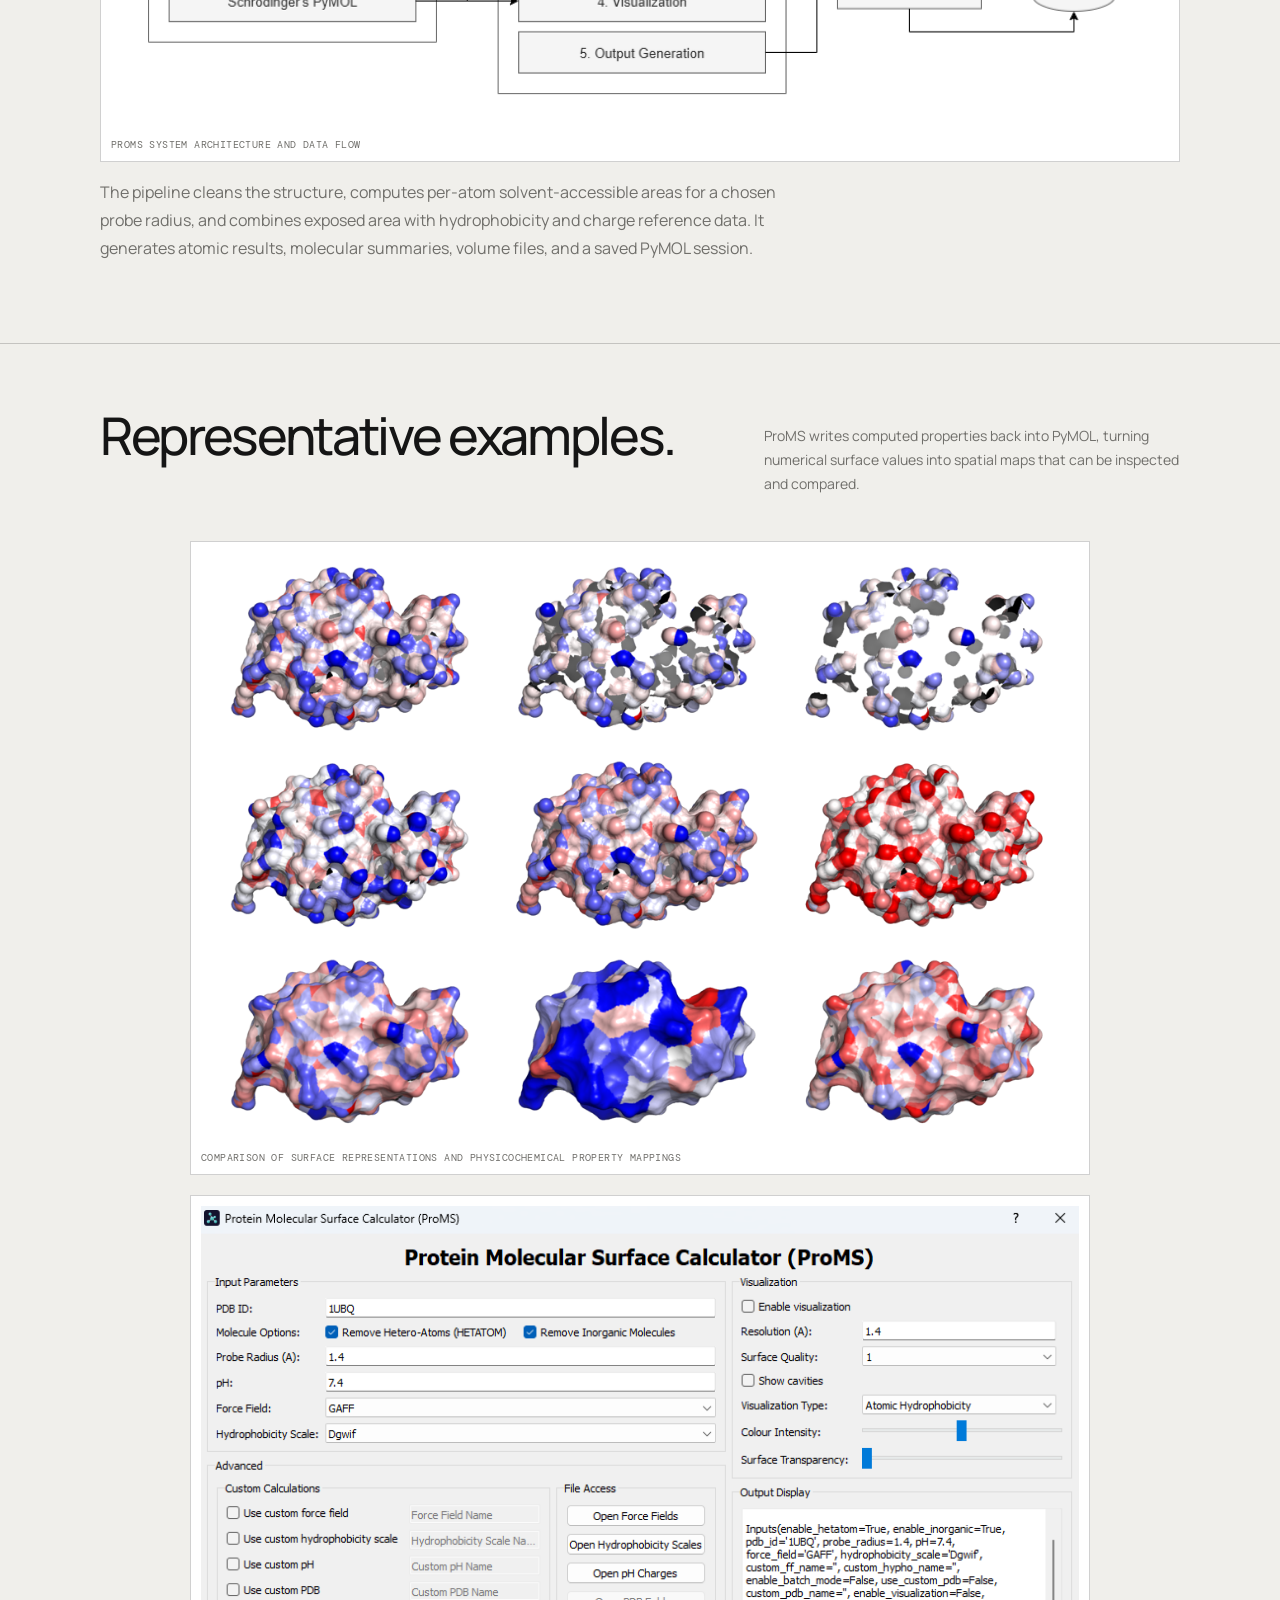
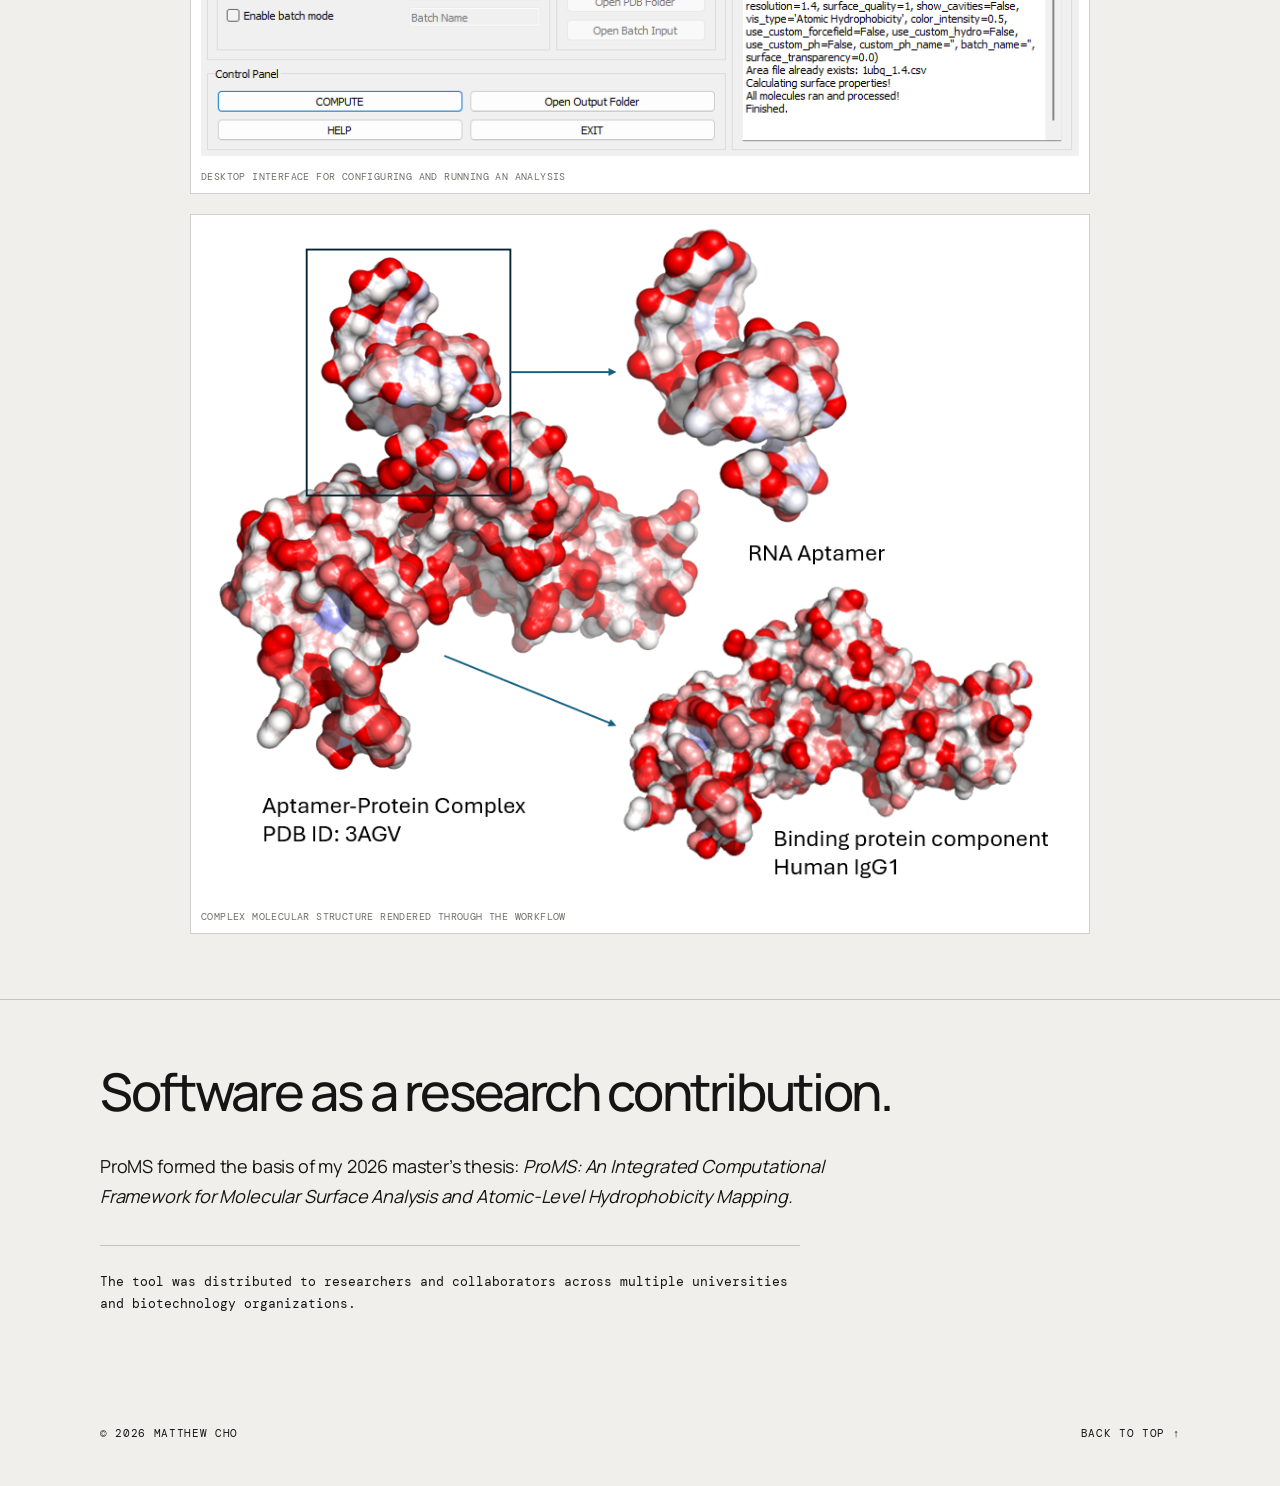
<file: proms.html>
<!doctype html>
<html lang="en">
  <head>
    <meta charset="UTF-8" />
    <meta name="viewport" content="width=device-width, initial-scale=1.0" />
    <meta
      name="description"
      content="ProMS — an integrated framework for molecular surface analysis and atomic-level hydrophobicity mapping by Matthew Cho."
    />
    <meta name="theme-color" content="#ff5c35" />
    <title>ProMS — Matthew Cho</title>
    <link rel="preconnect" href="https://fonts.googleapis.com" />
    <link rel="preconnect" href="https://fonts.gstatic.com" crossorigin />
    <link
      href="https://fonts.googleapis.com/css2?family=DM+Mono:wght@300;400;500&family=Manrope:wght@400;500;600;700&display=swap"
      rel="stylesheet"
    />
    <link rel="stylesheet" href="styles.css" />
    <link rel="stylesheet" href="project.css" />
    <link rel="stylesheet" href="proms.css" />
  </head>
  <body id="top" class="case-study proms-study">
    <div class="noise" aria-hidden="true"></div>

    <header class="site-header case-header">
      <nav class="page-tabs" aria-label="Portfolio pages">
        <a href="index.html">About</a>
        <a href="resume.html">Résumé</a>
        <a class="active" href="proms.html" aria-current="page">ProMS</a>
        <a href="biological-simulations.html">Biological Simulations</a>
        <a href="edgework-analytics.html">Edgework Analytics</a>
        <a href="index.html#contact">Contact</a>
      </nav>
      <a class="header-cta" href="index.html#work">Back to work <span aria-hidden="true">↙</span></a>
    </header>

    <main>
      <section class="case-hero section-shell">
        <h1 class="reveal">Pro<span class="proms-accent">M</span>S.</h1>
        <div class="case-intro reveal">
          <div class="case-summary">
            <p>
              An integrated PyMOL plugin for quantifying and visualizing molecular
              surface properties. Please <a class="inline-contact" href="index.html#contact">contact me</a>
              for access.
            </p>
            <a class="thesis-download" href="assets/proms/final-thesis.pdf" download="Matthew-Cho-ProMS-Thesis.pdf">Download thesis <span aria-hidden="true">↓</span></a>
          </div>
          <div class="case-meta">
            <dl>
              <div><dt>Stack</dt><dd>Python · C · NumPy · Pandas · PySide/Qt · PyMOL API · msRoll · SQL · PDB</dd></div>
              <div><dt>Skills</dt><dd>Scientific software development · Molecular modeling · Computational geometry · Atomic hydrophobicity mapping · Surface-property analysis · Machine learning · GUI development · Batch processing · Data visualization · Reproducible research</dd></div>
            </dl>
          </div>
        </div>
        <div class="molecule-mark" aria-hidden="true">
          <i></i><i></i><i></i><i></i>
        </div>
      </section>

      <section id="overview" class="case-section section-shell">
        <div class="case-section-label reveal"><span>01</span><span>Overview</span></div>
        <div class="case-section-copy reveal">
          <h2>Making molecular surfaces measurable.</h2>
          <p class="case-lede">
            ProMS, the “Protein Molecular Surface Calculator,” turns a structure from
            the Protein Data Bank or a custom PDB file into a reproducible surface
            analysis. Researchers can tune physical parameters, compare property
            definitions, export quantitative summaries, and inspect the result directly
            in PyMOL. Originally designed primarily for protein analysis, ProMS has been
            expanded to small molecules, such as drugs and steroids, and nucleic acids.
          </p>
          <div class="proms-capabilities">
            <span>PDB retrieval</span>
            <span>Surface generation</span>
            <span>Hydrophobicity</span>
            <span>Charge</span>
            <span>Batch analysis</span>
            <span>3D visualization</span>
            <span>Customizable analyses</span>
          </div>
        </div>
      </section>

      <section id="problem" class="case-section case-section-dark" hidden>
        <div class="section-shell case-section-inner">
          <div class="case-section-label reveal"><span>02</span><span>Research problem</span></div>
          <div class="case-section-copy reveal">
            <h2>A surface is more than its shape.</h2>
            <div class="two-column-copy">
              <p>
                Molecular interactions depend on the chemical character exposed at
                a surface. Global residue values can obscure the uneven contribution
                of individual atoms and the amount of each atom that is actually
                solvent-accessible.
              </p>
              <p>
                ProMS combines geometric surface calculations with force-field,
                hydrophobicity, and pH-dependent charge data to map those properties
                at atomic resolution and summarize them at molecular scale.
              </p>
            </div>
          </div>
        </div>
      </section>

      <section id="method" class="case-section section-shell">
        <div class="case-section-label reveal"><span>03</span><span>Method</span></div>
        <div class="case-section-copy reveal">
          <h2>From structure file to surface map.</h2>
          <div class="system-flow proms-flow reveal" aria-label="ProMS analysis flow" hidden>
            <div><span>01</span><strong>Prepare</strong><small>Load and clean PDB structure</small></div>
            <div><span>02</span><strong>Roll</strong><small>Compute areas with msRoll</small></div>
            <div><span>03</span><strong>Map</strong><small>Apply force field and scale</small></div>
            <div><span>04</span><strong>Summarize</strong><small>Aggregate surface properties</small></div>
            <div><span>05</span><strong>Render</strong><small>Color surfaces in PyMOL</small></div>
          </div>
          <figure class="proms-inline-figure proms-architecture reveal">
            <img src="assets/proms/architecture.png" alt="ProMS software architecture showing inputs, user interaction, computational backend, and outputs" />
            <figcaption>ProMS system architecture and data flow</figcaption>
          </figure>
          <p>
            The pipeline cleans the structure, computes per-atom solvent-accessible
            areas for a chosen probe radius, and combines exposed area with
            hydrophobicity and charge reference data. It generates atomic results,
            molecular summaries, volume files, and a saved PyMOL session.
          </p>
        </div>
      </section>

      <section class="case-section proms-orange" hidden>
        <div class="section-shell case-section-inner">
          <div class="case-section-label reveal"><span>04</span><span>Product design</span></div>
          <div class="case-section-copy reveal">
            <h2>Advanced analysis without an advanced interface.</h2>
            <div class="feature-grid proms-feature-grid">
              <article class="reveal">
                <span>Inputs</span>
                <h3>Researcher control</h3>
                <p>Choose probe radius, pH, force field, hydrophobicity scale, structure cleaning, and visualization quality.</p>
              </article>
              <article class="reveal">
                <span>Extensibility</span>
                <h3>Custom definitions</h3>
                <p>Bring custom PDB files, force fields, hydrophobicity scales, and charge settings into the same workflow.</p>
              </article>
              <article class="reveal">
                <span>Scale</span>
                <h3>Single or batch</h3>
                <p>Run one interactive analysis through the Qt interface or process a prepared set of structures in batch mode.</p>
              </article>
            </div>
            <figure class="proms-inline-figure reveal">
              <img src="assets/proms/gui.png" alt="ProMS graphical user interface with molecular input, calculation, and visualization controls" />
              <figcaption>Desktop interface for configuring and running a ProMS analysis</figcaption>
            </figure>
          </div>
        </div>
      </section>

      <section id="visuals" class="proms-gallery">
        <div class="section-shell">
          <div class="case-section-label reveal"><span>05</span><span>Generated surfaces</span></div>
          <div class="gallery-heading reveal">
            <h2>Representative examples.</h2>
            <p>
              ProMS writes computed properties back into PyMOL, turning numerical
              surface values into spatial maps that can be inspected and compared.
            </p>
          </div>
          <div class="proms-image-grid">
            <figure class="proms-image proms-image-wide reveal">
              <img src="assets/proms/surfaces.png" alt="Comparison of molecular surfaces generated with different ProMS property mappings" />
              <figcaption>Comparison of surface representations and physicochemical property mappings</figcaption>
            </figure>
            <figure class="proms-image proms-image-wide reveal">
              <img src="assets/proms/gui.png" alt="ProMS graphical user interface with molecular input, calculation, and visualization controls" />
              <figcaption>Desktop interface for configuring and running an analysis</figcaption>
            </figure>
            <figure class="proms-image proms-image-wide reveal">
              <img src="assets/proms/aptamer-complex.png" alt="Rendered molecular surface of an aptamer complex" />
              <figcaption>Complex molecular structure rendered through the workflow</figcaption>
            </figure>
          </div>
        </div>
      </section>

      <section class="case-section section-shell">
        <div class="case-section-label reveal"><span>06</span><span>Research output</span></div>
        <div class="case-section-copy reveal">
          <h2>Software as a research contribution.</h2>
          <p class="case-lede">
            ProMS formed the basis of my 2026 master’s thesis: <em>ProMS: An
            Integrated Computational Framework for Molecular Surface Analysis and
            Atomic-Level Hydrophobicity Mapping.</em>
          </p>
          <div class="integrity-note reveal">
            <span aria-hidden="true">↳</span>
            <p>The tool was distributed to researchers and collaborators across multiple universities and biotechnology organizations.</p>
          </div>
        </div>
      </section>

      <section class="case-section lessons proms-lessons section-shell" hidden>
        <div class="case-section-label reveal"><span>07</span><span>What I learned</span></div>
        <div class="case-section-copy reveal">
          <h2>Scientific software needs both rigor and empathy.</h2>
          <div class="lesson-list">
            <p class="reveal"><span>01</span>Reproducibility starts with making every physical assumption and input parameter explicit.</p>
            <p class="reveal"><span>02</span>Visual outputs help researchers interrogate patterns that summary values alone can hide.</p>
            <p class="reveal"><span>03</span>Flexible tools must still guide users toward consistent, interpretable analysis.</p>
          </div>
        </div>
      </section>

    </main>

    <footer class="site-footer section-shell">
      <span>© <span id="year"></span> Matthew Cho</span>
      <a href="#top">Back to top ↑</a>
    </footer>

    <script src="project.js"></script>
  </body>
</html>
</file>
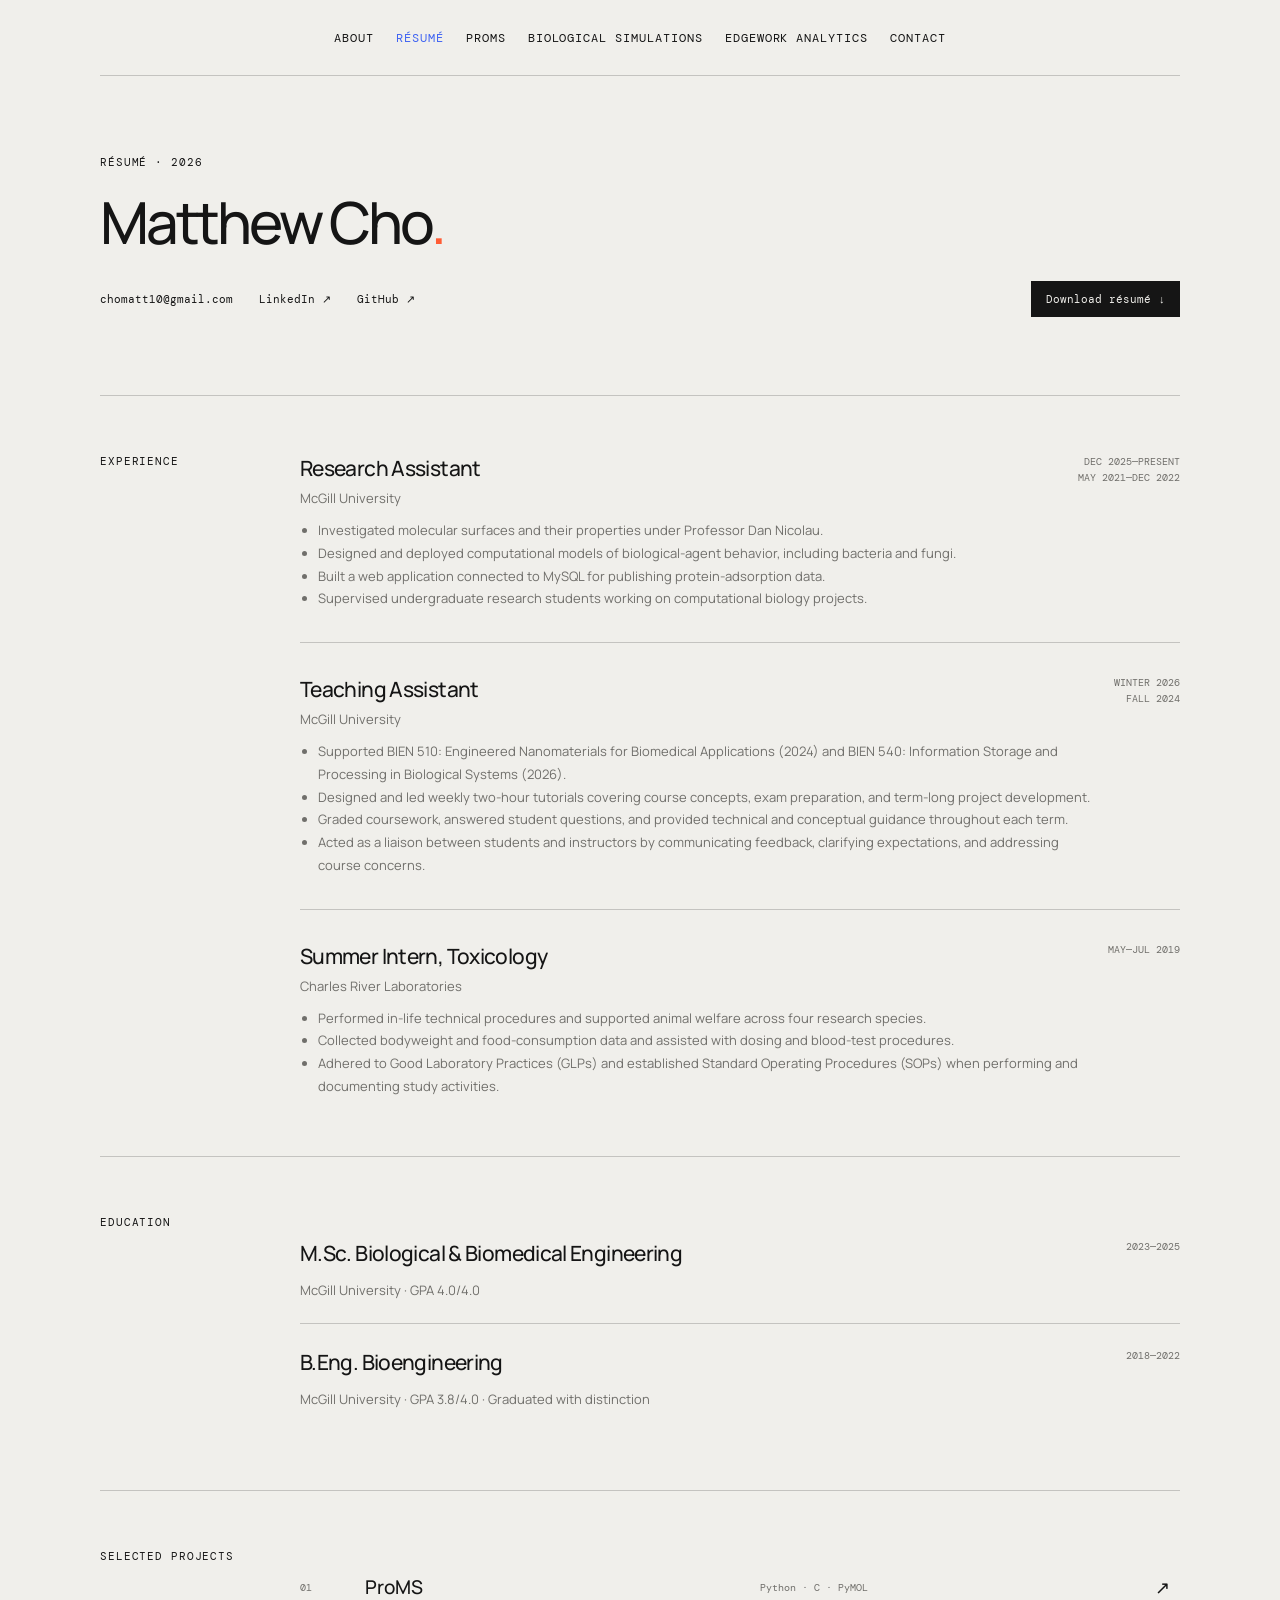
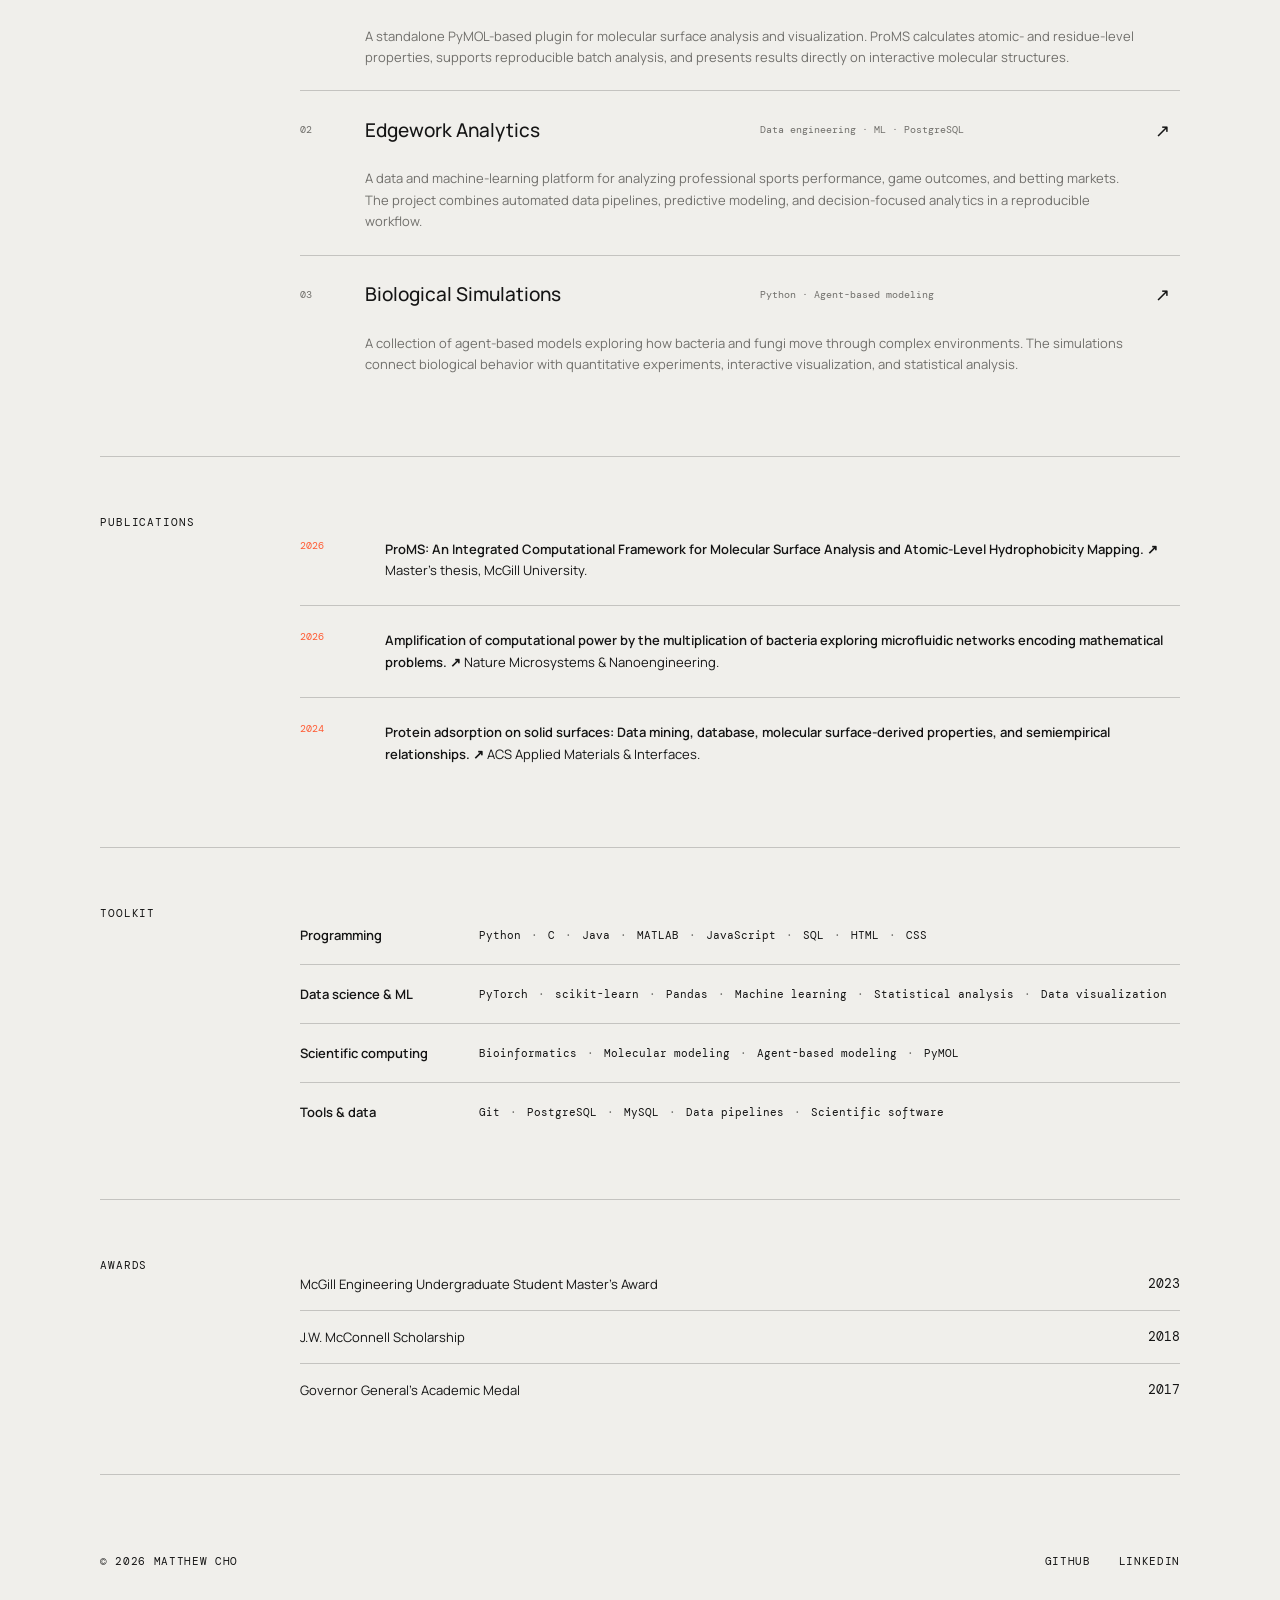
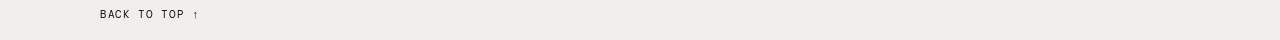
<file: resume.html>
<!doctype html>
<html lang="en">
  <head>
    <meta charset="UTF-8" />
    <meta name="viewport" content="width=device-width, initial-scale=1.0" />
    <meta
      name="description"
      content="Résumé of Matthew Cho — computational researcher and engineer."
    />
    <meta name="theme-color" content="#f0efeb" />
    <title>Résumé — Matthew Cho</title>
    <link rel="preconnect" href="https://fonts.googleapis.com" />
    <link rel="preconnect" href="https://fonts.gstatic.com" crossorigin />
    <link
      href="https://fonts.googleapis.com/css2?family=DM+Mono:wght@300;400;500&family=Manrope:wght@400;500;600;700&display=swap"
      rel="stylesheet"
    />
    <link rel="stylesheet" href="styles.css" />
    <link rel="stylesheet" href="resume.css" />
  </head>
  <body id="top" class="resume-page">
    <div class="noise" aria-hidden="true"></div>

    <header class="site-header">
      <nav class="page-tabs" aria-label="Portfolio pages">
        <a href="index.html">About</a>
        <a class="active" href="resume.html" aria-current="page">Résumé</a>
        <a href="proms.html">ProMS</a>
        <a href="biological-simulations.html">Biological Simulations</a>
        <a href="edgework-analytics.html">Edgework Analytics</a>
        <a href="index.html#contact">Contact</a>
      </nav>
      <a class="header-cta" href="CV - Matthew Cho no phone.pdf" target="_blank">
        Download PDF <span aria-hidden="true">↓</span>
      </a>
    </header>

    <main class="resume-main section-shell">
      <section class="resume-hero reveal">
        <div>
          <p class="resume-kicker">Résumé · 2026</p>
          <h1>Matthew Cho<span class="accent-dot">.</span></h1>
        </div>
        <div class="resume-contact">
          <a href="mailto:chomatt10@gmail.com">chomatt10@gmail.com</a>
          <a href="https://www.linkedin.com/in/matthewcho8" target="_blank" rel="noreferrer">LinkedIn ↗</a>
          <a href="https://github.com/MatthewCho8" target="_blank" rel="noreferrer">GitHub ↗</a>
          <a class="resume-download-button" href="CV - Matthew Cho no phone.pdf" target="_blank">Download résumé ↓</a>
        </div>
      </section>

      <section class="resume-section">
        <h2 class="reveal">Experience</h2>
        <div class="resume-entries">
          <article class="resume-entry reveal">
            <div><h3>Research Assistant</h3><p>McGill University</p></div>
            <time>Dec 2025—Present<br />May 2021—Dec 2022</time>
            <ul>
              <li>Investigated molecular surfaces and their properties under Professor Dan Nicolau.</li>
              <li>Designed and deployed computational models of biological-agent behavior, including bacteria and fungi.</li>
              <li>Built a web application connected to MySQL for publishing protein-adsorption data.</li>
              <li>Supervised undergraduate research students working on computational biology projects.</li>
            </ul>
          </article>
          <article class="resume-entry reveal">
            <div><h3>Teaching Assistant</h3><p>McGill University</p></div>
            <time>Winter 2026<br />Fall 2024</time>
            <ul>
              <li>Supported BIEN 510: Engineered Nanomaterials for Biomedical Applications (2024) and BIEN 540: Information Storage and Processing in Biological Systems (2026).</li>
              <li>Designed and led weekly two-hour tutorials covering course concepts, exam preparation, and term-long project development.</li>
              <li>Graded coursework, answered student questions, and provided technical and conceptual guidance throughout each term.</li>
              <li>Acted as a liaison between students and instructors by communicating feedback, clarifying expectations, and addressing course concerns.</li>
            </ul>
          </article>
          <article class="resume-entry reveal">
            <div><h3>Summer Intern, Toxicology</h3><p>Charles River Laboratories</p></div>
            <time>May—Jul 2019</time>
            <ul>
              <li>Performed in-life technical procedures and supported animal welfare across four research species.</li>
              <li>Collected bodyweight and food-consumption data and assisted with dosing and blood-test procedures.</li>
              <li>Adhered to Good Laboratory Practices (GLPs) and established Standard Operating Procedures (SOPs) when performing and documenting study activities.</li>
            </ul>
          </article>
        </div>
      </section>

      <section class="resume-section">
        <h2 class="reveal">Education</h2>
        <div class="education-grid">
          <article class="reveal">
            <span>2023—2025</span>
            <h3>M.Sc. Biological & Biomedical Engineering</h3>
            <p>McGill University · GPA 4.0/4.0</p>
          </article>
          <article class="reveal">
            <span>2018—2022</span>
            <h3>B.Eng. Bioengineering</h3>
            <p>McGill University · GPA 3.8/4.0 · Graduated with distinction</p>
          </article>
        </div>
      </section>

      <section class="resume-section">
        <h2 class="reveal">Selected projects</h2>
        <div class="resume-projects">
          <a class="reveal" href="proms.html">
            <span>01</span><h3>ProMS</h3><p>Python · C · PyMOL</p><b>↗</b>
            <p class="resume-project-description">
              A standalone PyMOL-based plugin for molecular surface analysis and
              visualization. ProMS calculates atomic- and residue-level properties,
              supports reproducible batch analysis, and presents results directly on
              interactive molecular structures.
            </p>
          </a>
          <a class="reveal" href="edgework-analytics.html">
            <span>02</span><h3>Edgework Analytics</h3><p>Data engineering · ML · PostgreSQL</p><b>↗</b>
            <p class="resume-project-description">
              A data and machine-learning platform for analyzing professional sports
              performance, game outcomes, and betting markets. The project combines
              automated data pipelines, predictive modeling, and decision-focused
              analytics in a reproducible workflow.
            </p>
          </a>
          <a class="reveal" href="biological-simulations.html">
            <span>03</span><h3>Biological Simulations</h3><p>Python · Agent-based modeling</p><b>↗</b>
            <p class="resume-project-description">
              A collection of agent-based models exploring how bacteria and fungi move
              through complex environments. The simulations connect biological behavior
              with quantitative experiments, interactive visualization, and statistical
              analysis.
            </p>
          </a>
        </div>
      </section>

      <section class="resume-section resume-publications">
        <h2 class="reveal">Publications</h2>
        <ol>
          <li class="reveal"><span>2026</span><p><strong><a href="https://mcgill.scholaris.ca/items/531e8ee0-2ae3-4483-a081-c20ea6d5f3c3" target="_blank" rel="noreferrer">ProMS: An Integrated Computational Framework for Molecular Surface Analysis and Atomic-Level Hydrophobicity Mapping. ↗</a></strong> Master’s thesis, McGill University.</p></li>
          <li class="reveal"><span>2026</span><p><strong><a href="https://www.nature.com/articles/s41378-026-01341-x" target="_blank" rel="noreferrer">Amplification of computational power by the multiplication of bacteria exploring microfluidic networks encoding mathematical problems. ↗</a></strong> Nature Microsystems & Nanoengineering.</p></li>
          <li class="reveal"><span>2024</span><p><strong><a href="https://doi.org/10.1021/acsami.4c06759" target="_blank" rel="noreferrer">Protein adsorption on solid surfaces: Data mining, database, molecular surface-derived properties, and semiempirical relationships. ↗</a></strong> ACS Applied Materials & Interfaces.</p></li>
        </ol>
      </section>

      <section class="resume-section resume-skills">
        <h2 class="reveal">Toolkit</h2>
        <div class="toolkit-groups reveal">
          <article>
            <h3>Programming</h3>
            <div class="toolkit-items">
              <span>Python</span><span>C</span><span>Java</span><span>MATLAB</span><span>JavaScript</span><span>SQL</span><span>HTML</span><span>CSS</span>
            </div>
          </article>
          <article>
            <h3>Data science & ML</h3>
            <div class="toolkit-items">
              <span>PyTorch</span><span>scikit-learn</span><span>Pandas</span><span>Machine learning</span><span>Statistical analysis</span><span>Data visualization</span>
            </div>
          </article>
          <article>
            <h3>Scientific computing</h3>
            <div class="toolkit-items">
              <span>Bioinformatics</span><span>Molecular modeling</span><span>Agent-based modeling</span><span>PyMOL</span>
            </div>
          </article>
          <article>
            <h3>Tools & data</h3>
            <div class="toolkit-items">
              <span>Git</span><span>PostgreSQL</span><span>MySQL</span><span>Data pipelines</span><span>Scientific software</span>
            </div>
          </article>
        </div>
      </section>

      <section class="resume-section">
        <h2 class="reveal">Awards</h2>
        <div class="award-rows">
          <p class="reveal"><span>McGill Engineering Undergraduate Student Master’s Award</span><time>2023</time></p>
          <p class="reveal"><span>J.W. McConnell Scholarship</span><time>2018</time></p>
          <p class="reveal"><span>Governor General’s Academic Medal</span><time>2017</time></p>
        </div>
      </section>
    </main>

    <footer class="site-footer section-shell">
      <span>© <span id="year"></span> Matthew Cho</span>
      <div class="social-links">
        <a href="https://github.com/MatthewCho8" target="_blank" rel="noreferrer">GitHub</a>
        <a href="https://www.linkedin.com/in/matthewcho8" target="_blank" rel="noreferrer">LinkedIn</a>
      </div>
      <a href="#top">Back to top ↑</a>
    </footer>

    <script src="project.js"></script>
  </body>
</html>
</file>
<file: styles.css>
:root {
  --paper: #f0efeb;
  --ink: #151515;
  --muted: #706f6b;
  --line: rgba(21, 21, 21, 0.2);
  --orange: #ff5c35;
  --lime: #c7ff5e;
  --blue: #3f63f2;
  --max: 1080px;
}

* {
  box-sizing: border-box;
}

[hidden] {
  display: none !important;
}

html {
  scroll-behavior: smooth;
}

body {
  margin: 0;
  background: var(--paper);
  color: var(--ink);
  font-family: "Manrope", sans-serif;
  overflow-x: hidden;
}

::selection {
  background: var(--lime);
  color: var(--ink);
}

a {
  color: inherit;
  text-decoration: none;
}

.noise {
  display: none;
}

.section-shell,
.site-header {
  width: min(calc(100% - 64px), var(--max));
  margin-inline: auto;
}

.site-header {
  height: 76px;
  display: grid;
  grid-template-columns: 1fr;
  align-items: center;
  border-bottom: 1px solid var(--line);
  font-family: "DM Mono", monospace;
  font-size: 12px;
  text-transform: uppercase;
  letter-spacing: 0.08em;
}

.wordmark {
  display: flex;
  align-items: center;
  gap: 9px;
  font-weight: 500;
}

.wordmark-dot,
.status-dot {
  width: 9px;
  height: 9px;
  display: inline-block;
  border-radius: 50%;
  background: var(--orange);
}

.site-header nav {
  display: flex;
  gap: 22px;
  justify-content: center;
}

.site-header nav a,
.social-links a {
  position: relative;
}

.page-tabs a {
  padding: 9px 0;
  white-space: nowrap;
  transition: background 180ms, color 180ms;
}

.page-tabs a.active {
  color: var(--blue);
}

.page-tabs a.active::after {
  display: none;
}

.site-header nav a::after,
.social-links a::after {
  content: "";
  position: absolute;
  right: 0;
  bottom: -4px;
  left: 0;
  height: 1px;
  background: currentColor;
  transform: scaleX(0);
  transform-origin: right;
  transition: transform 250ms ease;
}

.site-header nav a:hover::after,
.social-links a:hover::after {
  transform: scaleX(1);
  transform-origin: left;
}

.header-cta {
  display: none;
}

.header-cta:hover {
  background: var(--ink);
  color: var(--paper);
}

.hero {
  min-height: auto;
  position: relative;
  padding: 70px 0 45px;
  display: grid;
  grid-template-columns: minmax(0, 1fr) 320px;
  grid-template-rows: auto auto;
  column-gap: 72px;
  align-items: center;
}

.hero-kicker,
.section-label {
  display: flex;
  align-items: center;
  gap: 11px;
  font-family: "DM Mono", monospace;
  font-size: 11px;
  letter-spacing: 0.08em;
  text-transform: uppercase;
}

.status-dot {
  width: 7px;
  height: 7px;
  background: #55a64a;
  box-shadow: 0 0 0 5px rgba(85, 166, 74, 0.12);
}

.hero h1 {
  margin: 0 0 48px;
  max-width: 900px;
  font-size: clamp(48px, 5.8vw, 76px);
  font-weight: 500;
  line-height: 1;
  letter-spacing: -0.055em;
}

.hero-photo {
  grid-column: 2;
  grid-row: 1 / -1;
  width: 100%;
  height: auto;
  aspect-ratio: 3 / 4;
  object-fit: cover;
  object-position: center;
  padding: 9px;
  border: 1px solid var(--ink);
  border-radius: 0;
  background: #f8f7f3;
  box-shadow: 8px 8px 0 #dedcd5;
  image-rendering: auto;
}

.hero h1 em,
.about h2 em,
.contact h2 em {
  font-family: Georgia, serif;
  font-weight: 400;
}

.hero-accent {
  position: relative;
  z-index: 0;
}

.hero-accent::after {
  display: none;
}

.hero-accent { color: var(--blue); }

.hero-footer {
  grid-column: 1;
  display: flex;
  justify-content: space-between;
  align-items: end;
  padding-right: 0;
}

.hero-blurb {
  max-width: 680px;
}

.hero-footer p {
  margin: 0;
  color: var(--muted);
  font-size: 16px;
  line-height: 1.7;
  text-align: justify;
}

.hero-footer p + p {
  margin-top: 18px;
}

.round-link {
  display: none;
}

.round-link:hover {
  transform: rotate(-45deg);
  background: var(--ink);
  color: var(--paper);
}

.round-link svg {
  width: 23px;
  fill: none;
  stroke: currentColor;
  stroke-width: 1.5;
}

.hero-index {
  display: none;
}

.projects,
.experience,
.research {
  padding-top: 55px;
  padding-bottom: 70px;
}

.section-label {
  justify-content: space-between;
  padding-bottom: 18px;
  border-bottom: 1px solid var(--line);
}

.section-label span:last-child:not(:first-child) { display: none; }

.section-heading {
  margin: 38px 0 46px;
  font-size: clamp(36px, 4.5vw, 52px);
  font-weight: 500;
  letter-spacing: -0.055em;
}

.accent-dot {
  color: var(--orange);
}

.project {
  position: relative;
  display: grid;
  grid-template-columns: 50px 1fr 30px;
  gap: 25px;
  align-items: center;
  padding: 28px 0;
  border-top: 1px solid var(--line);
  cursor: pointer;
}

.project-featured {
  margin-bottom: 0;
  padding: 28px 0;
  border-top: 1px solid var(--line);
  background: transparent;
  color: var(--ink);
}

.project-featured .project-number,
.project-featured .project-tags {
  color: var(--muted);
}

.project-featured .project-tags span {
  border-color: var(--line);
}

.project-featured::after {
  display: none;
}

.project:last-child {
  border-bottom: 1px solid var(--line);
}

.project-number,
.project-tags,
.experience-date {
  font: 11px "DM Mono", monospace;
  color: var(--muted);
  text-transform: uppercase;
  letter-spacing: 0.07em;
}

.project h3 {
  margin: 0;
  font-size: clamp(24px, 2.7vw, 34px);
  font-weight: 500;
  letter-spacing: -0.04em;
  transition: transform 250ms;
}

.project-copy {
  display: block;
}

.project-description {
  display: block;
  max-width: 650px;
  margin-top: 8px;
  color: var(--muted);
  font-size: 14px;
  line-height: 1.55;
}

.project:hover h3 {
  transform: translateX(12px);
}

.project-tags {
  display: none;
  gap: 8px;
  flex-wrap: wrap;
}

.project-tags span {
  border: 1px solid var(--line);
  border-radius: 99px;
  padding: 6px 9px;
}

.project-arrow {
  font-size: 24px;
  transition: transform 250ms;
}

.project:hover .project-arrow {
  transform: translate(5px, -5px);
}

.project-preview {
  display: none;
}

.project-preview::before {
  content: "";
  width: 62%;
  height: 56%;
  border: 1px solid rgba(255, 255, 255, 0.65);
  border-radius: 50%;
}

.project:hover .project-preview {
  opacity: 1;
  transform: translate(-50%, -50%) rotate(-4deg) scale(1);
}

.about {
  min-height: auto;
  position: relative;
  display: grid;
  grid-template-columns: minmax(0, 1fr);
  gap: 0;
  align-items: center;
  padding-top: 100px;
  padding-bottom: 100px;
}

.about::before {
  content: "";
  position: absolute;
  z-index: -1;
  width: 100vw;
  left: 50%;
  top: 0;
  bottom: 0;
  transform: translateX(-50%);
  background: var(--paper);
}

.about,
.about .section-label {
  color: var(--ink);
  border-color: var(--line);
}

.about-number {
  display: none;
}

.about h2 {
  max-width: 760px;
  margin: 42px 0;
  max-width: 800px;
  font-size: clamp(36px, 4.5vw, 52px);
  font-weight: 500;
  line-height: 1.02;
  letter-spacing: -0.06em;
}

.circled {
  position: relative;
  white-space: nowrap;
}

.circled::after {
  display: none;
}

.circled { color: var(--blue); }

.about-body {
  display: block;
  max-width: 650px;
  color: var(--muted);
  font-size: 14px;
  line-height: 1.75;
}

.about-body p + p { margin-top: 20px; }

.about-card {
  display: none;
}

.portrait-placeholder {
  aspect-ratio: 1;
  display: grid;
  place-items: center;
  background: var(--blue);
  color: white;
  font-size: 75px;
  font-weight: 600;
  letter-spacing: -0.08em;
}

.about-card p {
  margin: 22px 6px 0;
  font: 13px/1.5 "DM Mono", monospace;
}

.scribble {
  display: none;
}

.experience-list {
  border-bottom: 1px solid var(--line);
}

.experience-row {
  display: grid;
  grid-template-columns: 1.5fr 1fr 0.7fr;
  align-items: baseline;
  padding: 28px 0;
  border-top: 1px solid var(--line);
}

.experience-row h3,
.experience-row p {
  margin: 0;
}

.experience-row h3 {
  font-size: 22px;
  font-weight: 500;
}

.experience-role {
  color: var(--muted);
  font-size: 14px;
}

.experience-date {
  text-align: right;
}

.research {
  position: relative;
}

.research::before {
  content: "";
  position: absolute;
  z-index: -1;
  width: 100vw;
  left: 50%;
  top: 0;
  bottom: 0;
  transform: translateX(-50%);
  background: var(--paper);
}

.publication-list {
  border-bottom: 1px solid var(--line);
}

.publication {
  display: grid;
  grid-template-columns: 90px 1fr;
  gap: 35px;
  padding: 30px 0;
  border-top: 1px solid var(--line);
}

.publication-year,
.skills-title {
  font: 11px "DM Mono", monospace;
  text-transform: uppercase;
  letter-spacing: 0.08em;
}

.publication h3 {
  max-width: 900px;
  margin: 0;
  font-size: clamp(19px, 2.2vw, 28px);
  font-weight: 500;
  line-height: 1.3;
  letter-spacing: -0.025em;
}

.publication h3 a:hover {
  color: var(--blue);
}

.publication-arrow {
  color: var(--blue);
  font: 14px "DM Mono", monospace;
}

.publication p {
  margin: 12px 0 0;
  color: var(--muted);
  font-size: 13px;
}

.skills-block,
.awards-block {
  display: grid;
  grid-template-columns: 125px 1fr;
  gap: 35px;
  margin-top: 70px;
}

.skills-title {
  margin: 10px 0 0;
}

.skills-list {
  display: flex;
  flex-wrap: wrap;
  gap: 10px;
}

.skills-list span {
  padding: 4px 0;
  border: 0;
  border-radius: 0;
  font: 12px "DM Mono", monospace;
}

.skills-list span:not(:last-child)::after {
  content: "·";
  margin-left: 10px;
  color: var(--muted);
}

.awards-list p {
  display: flex;
  justify-content: space-between;
  gap: 20px;
  margin: 0;
  padding: 15px 0;
  border-top: 1px solid var(--line);
  font-size: 13px;
}

.awards-list p:last-child {
  border-bottom: 1px solid var(--line);
}

.awards-list p span:last-child {
  font-family: "DM Mono", monospace;
}

.contact {
  position: relative;
  min-height: 360px;
  display: flex;
  flex-direction: column;
  align-items: center;
  justify-content: center;
  text-align: center;
}

.contact::before {
  content: "";
  position: absolute;
  z-index: -1;
  width: 100vw;
  left: 50%;
  top: 0;
  bottom: 0;
  transform: translateX(-50%);
  background: var(--paper);
}

.contact > p {
  margin: 0 0 30px;
  font: 11px "DM Mono", monospace;
  text-transform: uppercase;
  letter-spacing: 0.09em;
}

.contact h2 {
  margin: 0;
  font-size: clamp(44px, 6vw, 68px);
  font-weight: 500;
  line-height: 0.88;
  letter-spacing: -0.07em;
}

.contact-link {
  display: flex;
  gap: 80px;
  margin-top: 32px;
  padding-bottom: 8px;
  border-bottom: 1px solid;
  font: 13px "DM Mono", monospace;
}

.contact-link > span:last-child:not(:first-child) {
  display: none;
}

.contact-socials {
  display: flex;
  gap: 28px;
  margin-top: 28px;
  font: 12px "DM Mono", monospace;
}

.contact-socials a {
  padding-bottom: 4px;
  border-bottom: 1px solid var(--line);
}

.contact-orbit {
  display: none;
}

.contact-orbit span {
  display: none;
}

.contact-orbit::after {
  content: "↗";
  position: absolute;
  inset: 30px;
  display: grid;
  place-items: center;
  border-radius: 50%;
  background: var(--ink);
  color: var(--paper);
  font-size: 24px;
}

.site-footer {
  min-height: 105px;
  display: grid;
  grid-template-columns: 1fr auto;
  align-items: center;
  font: 11px "DM Mono", monospace;
  text-transform: uppercase;
  letter-spacing: 0.06em;
}

.social-links {
  display: flex;
  gap: 28px;
}

#back-to-top {
  justify-self: end;
  border: 0;
  background: none;
  color: inherit;
  font: inherit;
  text-transform: inherit;
  letter-spacing: inherit;
  cursor: pointer;
}

.reveal {
  opacity: 0;
  transform: translateY(12px);
  transition: opacity 500ms ease, transform 500ms ease;
}

.reveal.is-visible {
  opacity: 1;
  transform: translateY(0);
}

@keyframes spin {
  to { transform: rotate(360deg); }
}

@media (min-width: 801px) and (max-width: 1100px) {
  .hero {
    grid-template-columns: minmax(0, 1fr) 260px;
    column-gap: 42px;
  }

  .hero h1 {
    max-width: none;
    font-size: clamp(44px, 5.4vw, 60px);
  }
}

@media (max-width: 800px) {
  .section-shell,
  .site-header {
    width: min(calc(100% - 36px), var(--max));
  }

  .site-header {
    width: 100%;
    height: auto;
    min-height: 122px;
    grid-template-columns: 1fr auto;
    padding: 16px 18px 12px;
    gap: 12px;
  }

  .site-header nav {
    grid-column: 1 / -1;
    grid-row: 2;
    width: 100%;
    display: grid;
    grid-template-columns: repeat(6, auto);
    justify-content: start;
    gap: 2px;
    overflow-x: auto;
    scrollbar-width: none;
  }

  .site-header nav::-webkit-scrollbar {
    display: none;
  }

  .page-tabs a {
    padding: 9px 7px;
    text-align: center;
    font-size: 8px;
  }

  .hero {
    padding-top: 45px;
    min-height: 620px;
    display: flex;
    flex-direction: column;
    align-items: stretch;
  }

  .hero h1 {
    font-size: clamp(48px, 14vw, 72px);
  }

  .hero-photo {
    width: 100%;
    height: auto;
    aspect-ratio: 3 / 4;
    margin: 42px 0 0;
    object-position: center;
  }

  .hero-footer {
    padding: 0;
  }

  .hero-footer p {
    max-width: 100%;
  }

  .projects,
  .experience,
  .research {
    padding-top: 50px;
    padding-bottom: 65px;
  }

  .project {
    grid-template-columns: 38px 1fr 30px;
    gap: 12px;
    padding: 27px 0;
  }

  .project-featured {
    padding: 27px 0;
  }

  .project-tags {
    display: none;
  }

  .project-preview {
    display: none;
  }

  .about {
    grid-template-columns: 1fr;
    gap: 25px;
    padding-top: 90px;
    padding-bottom: 100px;
  }

  .about-number {
    display: none;
  }

  .about h2 {
    margin: 45px 0;
  }

  .about-body {
    grid-template-columns: 1fr;
    gap: 10px;
  }

  .about-card {
    width: min(75%, 300px);
    margin: 30px auto 0;
  }

  .experience-row {
    grid-template-columns: 1fr auto;
    gap: 10px;
  }

  .experience-role {
    grid-column: 1 / -1;
    grid-row: 2;
  }

  .experience-date {
    grid-column: 2;
    grid-row: 1;
  }

  .publication {
    grid-template-columns: 1fr;
    gap: 10px;
  }

  .skills-block,
  .awards-block {
    grid-template-columns: 1fr;
    gap: 20px;
  }

  .contact {
    min-height: 460px;
  }

  .contact-orbit {
    display: none;
  }

  .contact-link {
    gap: 25px;
    margin-top: 50px;
  }

  .site-footer {
    grid-template-columns: 1fr auto;
    row-gap: 16px;
    padding: 28px 0;
  }

  .social-links {
    grid-column: 1 / -1;
    grid-row: 2;
  }
}

@media (prefers-reduced-motion: reduce) {
  html { scroll-behavior: auto; }
  *, *::before, *::after {
    animation-duration: 0.01ms !important;
    animation-iteration-count: 1 !important;
    transition-duration: 0.01ms !important;
  }
}
</file>
<file: project.css>
.case-study {
  --case-blue: #3f63f2;
}

.case-header {
  position: relative;
  z-index: 2;
}

.case-hero {
  min-height: calc(100vh - 90px);
  position: relative;
  display: flex;
  flex-direction: column;
  justify-content: center;
  padding: 70px 0;
}

.case-hero::before {
  content: "";
  position: absolute;
  z-index: -1;
  width: 100vw;
  left: 50%;
  inset-block: 0;
  transform: translateX(-50%);
  background: var(--case-blue);
}

.case-eyebrow {
  display: flex;
  justify-content: space-between;
  font: 11px "DM Mono", monospace;
  letter-spacing: 0.09em;
  text-transform: uppercase;
}

.case-hero h1 {
  margin: 65px 0 55px;
  color: white;
  font-size: clamp(74px, 13vw, 176px);
  font-weight: 500;
  line-height: 0.77;
  letter-spacing: -0.08em;
}

.case-hero h1 em {
  font-family: Georgia, serif;
  font-weight: 400;
}

.case-intro {
  display: grid;
  grid-template-columns: 1fr 1fr;
  gap: 10%;
  align-items: end;
}

.case-intro > p {
  max-width: 520px;
  margin: 0;
  color: white;
  font-size: 18px;
  line-height: 1.6;
}

.case-intro dl {
  margin: 0;
}

.case-intro dl div {
  display: grid;
  grid-template-columns: 90px 1fr;
  padding: 9px 0;
  border-top: 1px solid rgba(21, 21, 21, 0.35);
  font-size: 12px;
}

.case-intro dt {
  font-family: "DM Mono", monospace;
  text-transform: uppercase;
}

.case-intro dd {
  margin: 0;
}

.diamond-mark {
  position: absolute;
  right: 0;
  top: 20%;
  width: 72px;
  height: 72px;
  display: grid;
  place-items: center;
  border: 1px solid var(--lime);
  color: var(--lime);
  font: 12px "DM Mono", monospace;
  transform: rotate(45deg);
}

.diamond-mark::first-line {
  transform: rotate(-45deg);
}

.case-section {
  padding-top: 135px;
  padding-bottom: 135px;
  display: grid;
  grid-template-columns: 160px 1fr;
  gap: 45px;
}

.case-section-inner {
  display: grid;
  grid-template-columns: 160px 1fr;
  gap: 45px;
}

.case-section-label {
  display: flex;
  gap: 18px;
  padding-top: 12px;
  font: 10px "DM Mono", monospace;
  letter-spacing: 0.08em;
  text-transform: uppercase;
}

.case-section-label span:first-child {
  color: var(--orange);
}

.case-section-copy h2,
.gallery-heading h2 {
  margin: 0 0 55px;
  max-width: 890px;
  font-size: clamp(45px, 6.5vw, 86px);
  font-weight: 500;
  line-height: 0.98;
  letter-spacing: -0.06em;
}

.case-lede {
  max-width: 830px;
  font-size: clamp(20px, 2.4vw, 29px);
  line-height: 1.5;
  letter-spacing: -0.025em;
}

.metric-placeholders {
  display: grid;
  grid-template-columns: repeat(3, 1fr);
  margin-top: 80px;
  border-top: 1px solid var(--line);
  border-bottom: 1px solid var(--line);
}

.metric-placeholders div {
  padding: 28px 15px;
  border-right: 1px solid var(--line);
}

.metric-placeholders div:last-child {
  border: 0;
}

.metric-placeholders strong {
  display: block;
  font-size: 54px;
  font-weight: 500;
}

.metric-placeholders span {
  color: var(--muted);
  font: 10px/1.5 "DM Mono", monospace;
  text-transform: uppercase;
}

.case-section-dark,
.case-blue {
  position: relative;
  background: var(--ink);
  color: var(--paper);
  padding: 135px 0;
}

.case-blue {
  background: var(--case-blue);
}

.case-section-dark .case-section-label span:first-child,
.case-blue .case-section-label span:first-child {
  color: var(--lime);
}

.two-column-copy {
  display: grid;
  grid-template-columns: 1fr 1fr;
  gap: 60px;
  max-width: 850px;
  color: #b9b8b3;
  font-size: 16px;
  line-height: 1.75;
}

.system-flow {
  display: grid;
  grid-template-columns: repeat(5, 1fr);
  margin: 75px 0 55px;
}

.system-flow div {
  position: relative;
  min-height: 175px;
  display: flex;
  flex-direction: column;
  padding: 17px;
  border: 1px solid var(--line);
  border-right: 0;
}

.system-flow div:last-child {
  border-right: 1px solid var(--line);
}

.system-flow div:not(:last-child)::after {
  content: "→";
  position: absolute;
  z-index: 1;
  right: -12px;
  top: 50%;
  width: 24px;
  height: 24px;
  display: grid;
  place-items: center;
  border-radius: 50%;
  background: var(--paper);
  font-size: 12px;
}

.system-flow span {
  color: var(--orange);
  font: 10px "DM Mono", monospace;
}

.system-flow strong {
  margin-top: auto;
  font-size: 17px;
}

.system-flow small {
  min-height: 30px;
  margin-top: 9px;
  color: var(--muted);
  font: 9px/1.45 "DM Mono", monospace;
}

.case-section-copy > p:not(.case-lede) {
  max-width: 700px;
  color: var(--muted);
  line-height: 1.75;
}

.feature-grid {
  display: grid;
  grid-template-columns: repeat(3, 1fr);
  gap: 1px;
  background: rgba(255, 255, 255, 0.3);
}

.feature-grid article {
  min-height: 300px;
  padding: 30px;
  background: var(--case-blue);
}

.feature-grid article > span {
  color: var(--lime);
  font: 10px "DM Mono", monospace;
  text-transform: uppercase;
}

.feature-grid h3 {
  margin: 100px 0 15px;
  font-size: 26px;
  font-weight: 500;
  letter-spacing: -0.03em;
}

.feature-grid p {
  margin: 0;
  color: rgba(255, 255, 255, 0.72);
  font-size: 13px;
  line-height: 1.65;
}

.integrity-note {
  max-width: 700px;
  display: grid;
  grid-template-columns: 60px 1fr;
  margin-top: 55px;
  padding-top: 25px;
  border-top: 1px solid var(--line);
}

.integrity-note span {
  color: var(--orange);
  font-size: 30px;
}

.integrity-note p {
  margin: 0;
  font: 13px/1.7 "DM Mono", monospace;
}

.gallery-section {
  padding: 130px 0;
  background: #dce6ff;
}

.gallery-heading {
  display: grid;
  grid-template-columns: 1fr 0.6fr;
  gap: 70px;
  align-items: end;
  margin: 55px 0 75px 205px;
}

.gallery-heading h2 {
  margin: 0;
}

.gallery-heading p {
  margin: 0;
  color: var(--muted);
  font-size: 14px;
  line-height: 1.7;
}

.dashboard-gallery {
  display: grid;
  grid-template-columns: 1fr 0.34fr;
  gap: 40px;
}

.shot {
  margin: 0;
}

.shot-placeholder {
  aspect-ratio: 16 / 10;
  display: flex;
  flex-direction: column;
  align-items: center;
  justify-content: center;
  gap: 10px;
  border: 1px dashed rgba(21, 21, 21, 0.45);
  background:
    linear-gradient(rgba(255,255,255,.5) 1px, transparent 1px),
    linear-gradient(90deg, rgba(255,255,255,.5) 1px, transparent 1px);
  background-size: 24px 24px;
  font: 12px "DM Mono", monospace;
  text-align: center;
}

.shot-placeholder small {
  color: var(--muted);
}

.shot-mobile .shot-placeholder {
  aspect-ratio: 9 / 18;
}

.shot-wide {
  grid-column: 1 / -1;
}

.shot-wide .shot-placeholder {
  aspect-ratio: 2.4 / 1;
}

.shot figcaption {
  margin-top: 12px;
  color: var(--muted);
  font: 10px "DM Mono", monospace;
  text-transform: uppercase;
}

.lesson-list {
  border-bottom: 1px solid var(--line);
}

.lesson-list p {
  display: grid;
  grid-template-columns: 55px 1fr;
  gap: 20px;
  margin: 0;
  padding: 26px 0;
  border-top: 1px solid var(--line);
  font-size: 17px;
  line-height: 1.6;
}

.lesson-list span {
  color: var(--orange);
  font: 10px "DM Mono", monospace;
}

.case-next {
  padding: 110px 0;
  background: var(--orange);
}

.case-next p {
  font: 10px "DM Mono", monospace;
  text-transform: uppercase;
}

.case-next a {
  display: flex;
  justify-content: space-between;
  font-size: clamp(37px, 6vw, 75px);
  font-weight: 500;
  letter-spacing: -0.05em;
}

@media (max-width: 800px) {
  .case-hero {
    min-height: 720px;
  }

  .case-hero h1 {
    margin: 70px 0 60px;
    font-size: clamp(66px, 21vw, 105px);
  }

  .case-intro {
    grid-template-columns: 1fr;
    gap: 40px;
  }

  .case-intro > p {
    font-size: 15px;
  }

  .diamond-mark {
    width: 50px;
    height: 50px;
    top: 9%;
  }

  .case-section,
  .case-section-inner {
    grid-template-columns: 1fr;
    gap: 35px;
  }

  .case-section,
  .case-section-dark,
  .case-blue {
    padding-top: 90px;
    padding-bottom: 90px;
  }

  .two-column-copy,
  .feature-grid {
    grid-template-columns: 1fr;
    gap: 15px;
  }

  .metric-placeholders {
    grid-template-columns: 1fr;
  }

  .metric-placeholders div {
    display: grid;
    grid-template-columns: 80px 1fr;
    align-items: center;
    border-right: 0;
    border-bottom: 1px solid var(--line);
  }

  .system-flow {
    grid-template-columns: 1fr;
  }

  .system-flow div {
    min-height: 120px;
    border-right: 1px solid var(--line);
    border-bottom: 0;
  }

  .system-flow div:last-child {
    border-bottom: 1px solid var(--line);
  }

  .system-flow div:not(:last-child)::after {
    content: "↓";
    right: 22px;
    top: auto;
    bottom: -12px;
  }

  .feature-grid article {
    min-height: 230px;
  }

  .feature-grid h3 {
    margin-top: 65px;
  }

  .gallery-section {
    padding: 90px 0;
  }

  .gallery-heading {
    grid-template-columns: 1fr;
    gap: 10px;
    margin: 45px 0;
  }

  .dashboard-gallery {
    grid-template-columns: 1fr 0.47fr;
    gap: 16px;
  }

  .shot-wide {
    grid-column: 1 / -1;
  }
}
</file>
<file: simulations.css>
.simulations-study {
  --sim-green: #c7ff5e;
  --sim-purple: #8c62cc;
}

.simulations-study .case-hero::before {
  background: var(--sim-green);
}

.simulations-study .case-hero h1,
.simulations-study .case-intro > p {
  color: var(--ink);
}

.simulations-study .case-hero h1 em {
  color: var(--sim-purple);
}

.growth-mark {
  position: absolute;
  right: 1%;
  top: 16%;
  width: 115px;
  height: 110px;
}

.growth-mark::before,
.growth-mark::after {
  content: "";
  position: absolute;
  left: 52px;
  top: 5px;
  width: 2px;
  height: 95px;
  background: var(--ink);
  transform: rotate(31deg);
}

.growth-mark::after {
  height: 75px;
  transform: rotate(-38deg);
}

.growth-mark i {
  position: absolute;
  z-index: 1;
  width: 15px;
  height: 15px;
  border: 2px solid var(--ink);
  border-radius: 50%;
  background: var(--sim-green);
}

.growth-mark i:nth-child(1) { left: 46px; top: 0; }
.growth-mark i:nth-child(2) { left: 9px; top: 45px; }
.growth-mark i:nth-child(3) { right: 6px; top: 37px; }
.growth-mark i:nth-child(4) { left: 27px; bottom: 0; }
.growth-mark i:nth-child(5) { right: 23px; bottom: 8px; }

.simulation-rules {
  display: flex;
  flex-wrap: wrap;
  gap: 10px;
  margin-top: 65px;
}

.simulation-rules span {
  padding: 11px 16px;
  border: 1px solid var(--ink);
  border-radius: 999px;
  font: 11px "DM Mono", monospace;
}

.simulation-flow span {
  color: var(--sim-purple);
}

.simulations-green {
  padding: 135px 0;
  background: var(--sim-green);
}

.simulations-green .case-section-label span:first-child {
  color: var(--sim-purple);
}

.simulation-feature-grid {
  background: rgba(21, 21, 21, .3);
}

.simulation-feature-grid article {
  background: var(--sim-green);
}

.simulation-feature-grid article > span {
  color: var(--sim-purple);
}

.simulation-feature-grid p {
  color: rgba(21, 21, 21, .7);
}

.simulation-gallery {
  padding: 130px 0;
  background: #ddd1ef;
}

.simulation-gallery .case-section-label span:first-child {
  color: var(--sim-purple);
}

.simulation-image-grid {
  display: grid;
  grid-template-columns: 1fr 1fr;
  gap: 28px;
}

.simulation-image {
  margin: 0;
  padding: 16px;
  background: var(--paper);
}

.simulation-image img {
  width: 100%;
  aspect-ratio: 4 / 3;
  display: block;
  object-fit: contain;
  background: white;
}

.simulation-image:nth-child(4) {
  grid-column: 1 / -1;
}

.simulation-image:nth-child(4) img {
  aspect-ratio: 1.65 / 1;
}

.simulation-image figcaption,
.gui-figure figcaption {
  margin-top: 13px;
  color: var(--muted);
  font: 10px "DM Mono", monospace;
  letter-spacing: .04em;
  text-transform: uppercase;
}

.gui-figure {
  margin: 65px 0 0;
}

.gui-figure img {
  width: 100%;
  display: block;
  border: 8px solid var(--ink);
}

.simulations-next {
  background: var(--sim-purple);
  color: white;
}

@media (max-width: 800px) {
  .growth-mark {
    top: 7%;
    transform: scale(.65);
    transform-origin: top right;
  }

  .simulations-green,
  .simulation-gallery {
    padding-top: 90px;
    padding-bottom: 90px;
  }

  .simulation-image-grid {
    grid-template-columns: 1fr;
  }

  .simulation-image:nth-child(4) {
    grid-column: auto;
  }

  .simulation-image:nth-child(4) img {
    aspect-ratio: 4 / 3;
  }
}

/* Simplified editorial treatment */
.simulations-study .case-section-label {
  display: none;
}

.simulations-study .case-hero {
  min-height: 440px;
  padding-top: 42px;
  padding-bottom: 70px;
}

.simulations-study .case-hero::before {
  background: var(--paper);
}

.simulations-study .case-hero h1 {
  margin: 0 0 46px;
  color: var(--ink);
  font-size: clamp(48px, 6.3vw, 72px);
  line-height: .94;
  white-space: nowrap;
}

.growth-mark {
  display: none;
}

.simulations-study .case-intro {
  gap: 70px;
  align-items: start;
}

.simulations-study .case-intro > p {
  max-width: 520px;
  margin: 0;
  color: var(--ink);
  font-size: 16px;
  line-height: 1.65;
}

.simulation-rules {
  gap: 8px 12px;
  margin-top: 38px;
}

.simulation-rules span {
  padding: 4px 0;
  border: 0;
  border-radius: 0;
}

.simulation-rules span:not(:last-child)::after {
  content: "·";
  margin-left: 12px;
  color: var(--muted);
}

.simulations-study .case-section,
.simulations-study .case-section-inner {
  grid-template-columns: 1fr;
  gap: 0;
}

.simulations-study .case-section,
.simulations-study .case-section-dark,
.simulations-study .simulations-green {
  padding-top: 65px;
  padding-bottom: 65px;
}

.simulations-study .case-section-dark,
.simulations-study .simulations-green {
  display: block;
  background: var(--paper);
  color: var(--ink);
}

.simulations-study .case-section-copy h2,
.simulations-study .gallery-heading h2 {
  margin-bottom: 32px;
  font-size: clamp(34px, 4.5vw, 52px);
  line-height: 1.05;
  letter-spacing: -.045em;
}

.simulations-study .case-lede {
  max-width: 760px;
  font-size: 18px;
  line-height: 1.65;
  letter-spacing: -.01em;
}

.simulation-gallery {
  padding: 65px 0;
  background: var(--paper);
  color: var(--ink);
  border-top: 1px solid var(--line);
  border-bottom: 1px solid var(--line);
}

.simulation-gallery .gallery-heading {
  grid-template-columns: 1fr .7fr;
  margin: 0 0 46px;
}

.simulation-gallery .gallery-heading p {
  color: var(--muted);
}

.simulation-image-grid {
  display: block;
}

.simulation-image {
  max-width: 900px;
  margin-right: auto;
  margin-left: auto;
  padding: 10px;
  border: 1px solid var(--line);
  background: #fff;
}

.simulation-image + .simulation-image {
  margin-top: 20px;
}

.simulations-study .simulation-image img,
.simulations-study .simulation-image:nth-child(4) img {
  width: 100%;
  height: auto;
  aspect-ratio: auto;
  object-fit: contain;
}

.simulations-study .simulation-image:nth-child(4) {
  grid-column: auto;
}

@media (max-width: 800px) {
  .simulations-study .case-hero {
    min-height: auto;
    padding-top: 32px;
    padding-bottom: 55px;
  }

  .simulations-study .case-hero h1 {
    margin-bottom: 34px;
    font-size: clamp(24px, 7vw, 34px);
  }

  .simulations-study .case-intro,
  .simulations-study .case-section,
  .simulations-study .case-section-inner {
    grid-template-columns: 1fr;
    gap: 28px;
  }

  .simulations-study .case-section,
  .simulations-study .case-section-dark,
  .simulations-study .simulations-green,
  .simulation-gallery {
    padding-top: 50px;
    padding-bottom: 50px;
  }

  .simulation-gallery .gallery-heading {
    grid-template-columns: 1fr;
    gap: 10px;
    margin: 0 0 38px;
  }
}
</file>
<file: edgework.css>
.edgework-study .case-section-label,
.edgework-study .case-eyebrow,
.edgework-study .diamond-mark,
.edgework-study .metric-placeholders,
.edgework-study .gallery-section,
.edgework-study .case-next,
.edgework-study .social-links {
  display: none;
}

.edgework-study .case-hero {
  min-height: 430px;
  padding-top: 42px;
  padding-bottom: 70px;
}

.edgework-study .case-hero::before {
  background: var(--paper);
}

.edgework-study .case-hero h1 {
  margin: 0 0 46px;
  color: var(--ink);
  font-size: clamp(44px, 6.3vw, 72px);
  line-height: .95;
  letter-spacing: -.055em;
  white-space: nowrap;
}

.edgework-study .accent-dot {
  color: var(--orange);
}

.edgework-study .case-intro {
  gap: 70px;
  align-items: start;
}

.edgework-study .case-intro > p {
  max-width: 520px;
  margin: 0;
  color: var(--ink);
  font-size: 16px;
  line-height: 1.65;
}

.edgework-study .case-intro dl {
  margin: 0;
}

.edgework-picks {
  padding-top: 65px;
  padding-bottom: 65px;
  border-top: 1px solid var(--line);
  border-bottom: 1px solid var(--line);
}

.picks-heading {
  display: grid;
  grid-template-columns: 1fr .7fr;
  gap: 70px;
  align-items: end;
}

.picks-kicker {
  margin: 0 0 12px;
  color: var(--muted);
  font: 10px "DM Mono", monospace;
  letter-spacing: .08em;
  text-transform: uppercase;
}

.picks-heading h2 {
  margin: 0;
  font-size: clamp(34px, 4.5vw, 52px);
  line-height: 1.05;
  letter-spacing: -.045em;
}

.picks-heading > p {
  max-width: 470px;
  margin: 0;
  color: var(--muted);
  font-size: 14px;
  line-height: 1.7;
}

.daily-picks {
  margin-top: 38px;
}

.pick-card {
  display: grid;
  grid-template-columns: 2fr 1.25fr repeat(4, .7fr);
  gap: 22px;
  align-items: start;
  padding: 22px 0;
  border-top: 1px solid var(--ink);
  border-bottom: 1px solid var(--line);
}

.pick-card div > span,
.pick-card strong,
.pick-card small {
  display: block;
}

.pick-card div > span {
  margin-bottom: 8px;
  color: var(--muted);
  font: 9px "DM Mono", monospace;
  letter-spacing: .06em;
  text-transform: uppercase;
}

.pick-card strong {
  font-size: 13px;
  line-height: 1.4;
}

.pick-card small {
  margin-top: 3px;
  color: var(--muted);
  font-size: 11px;
  line-height: 1.4;
}

.pick-to-win {
  color: var(--blue);
}

.picks-empty {
  margin: 0;
  padding: 28px 0;
  border-top: 1px solid var(--line);
  border-bottom: 1px solid var(--line);
  color: var(--muted);
  font-size: 14px;
}

.record-heading {
  display: grid;
  grid-template-columns: 1fr 2fr;
  gap: 40px;
  align-items: end;
  margin-top: 58px;
}

.record-heading h3 {
  margin: 0;
  font-size: 24px;
  letter-spacing: -.035em;
}

.record-summary {
  display: grid;
  grid-template-columns: repeat(3, 1fr);
  border-top: 1px solid var(--line);
}

.record-summary div {
  padding: 14px 0 0;
}

.record-summary span,
.record-summary strong {
  display: block;
}

.record-summary span {
  margin-bottom: 6px;
  color: var(--muted);
  font: 9px "DM Mono", monospace;
  letter-spacing: .06em;
  text-transform: uppercase;
}

.record-summary strong {
  font-size: 16px;
  font-weight: 600;
}

.picks-table-wrap {
  margin-top: 28px;
  overflow-x: auto;
}

.picks-table {
  width: 100%;
  min-width: 760px;
  border-collapse: collapse;
  text-align: left;
}

.picks-table th {
  padding: 11px 14px 11px 0;
  border-bottom: 1px solid var(--ink);
  color: var(--muted);
  font: 9px "DM Mono", monospace;
  letter-spacing: .06em;
  text-transform: uppercase;
}

.picks-table td {
  padding: 16px 14px 16px 0;
  border-bottom: 1px solid var(--line);
  font-size: 13px;
}

.picks-table td strong,
.picks-table td small {
  display: block;
}

.picks-table td small {
  margin-top: 4px;
  color: var(--muted);
  font: 10px "DM Mono", monospace;
  letter-spacing: .02em;
}

.picks-table-empty td {
  color: var(--muted);
}

.picks-pagination {
  display: flex;
  justify-content: flex-end;
  align-items: center;
  gap: 14px;
  margin-top: 18px;
}

.picks-pagination[hidden] {
  display: none;
}

.picks-pagination span {
  min-width: 82px;
  color: var(--muted);
  font: 10px "DM Mono", monospace;
  text-align: center;
  text-transform: uppercase;
}

.picks-pagination button {
  padding: 8px 13px;
  border: 1px solid var(--line);
  background: transparent;
  color: var(--ink);
  font: 10px "DM Mono", monospace;
  cursor: pointer;
}

.picks-pagination button:disabled {
  cursor: default;
  opacity: .35;
}

.edgework-study .case-section,
.edgework-study .case-section-dark,
.edgework-study .case-blue {
  padding-top: 65px;
  padding-bottom: 65px;
}

.edgework-study .case-section,
.edgework-study .case-section-inner {
  grid-template-columns: 1fr;
  gap: 0;
}

.edgework-study .case-section-dark,
.edgework-study .case-blue {
  display: block;
  background: var(--paper);
  color: var(--ink);
  border-top: 1px solid var(--line);
  border-bottom: 1px solid var(--line);
}

.edgework-study .case-section-copy h2 {
  margin-bottom: 32px;
  color: var(--ink);
  font-size: clamp(34px, 4.5vw, 52px);
  line-height: 1.05;
  letter-spacing: -.045em;
}

.edgework-study .case-lede {
  max-width: 760px;
  font-size: 18px;
  line-height: 1.65;
  letter-spacing: -.01em;
}

.edgework-study .two-column-copy {
  gap: 36px;
  color: var(--muted);
  font-size: 15px;
  line-height: 1.7;
}

.edgework-study .system-flow {
  display: block;
  margin: 42px 0 34px;
}

.edgework-study .system-flow div {
  min-height: 0;
  display: grid;
  grid-template-columns: 38px 130px 1fr;
  align-items: center;
  gap: 12px;
  padding: 14px 0;
  border: 0;
}

.edgework-study .system-flow div:not(:last-child) {
  border-bottom: 1px solid var(--line);
}

.edgework-study .system-flow div::after {
  display: none;
}

.edgework-study .system-flow strong,
.edgework-study .system-flow small {
  min-height: 0;
  margin: 0;
}

.edgework-study .system-flow small {
  color: var(--muted);
  font-size: 10px;
}

.edgework-study .feature-grid {
  display: block;
  background: transparent;
}

.edgework-study .feature-grid article {
  min-height: 0;
  display: grid;
  grid-template-columns: 110px 220px 1fr;
  gap: 24px;
  align-items: baseline;
  padding: 22px 0;
  background: transparent;
}

.edgework-study .feature-grid article:not(:last-child) {
  border-bottom: 1px solid var(--line);
}

.edgework-study .feature-grid article > span {
  color: var(--orange);
}

.edgework-study .feature-grid h3,
.edgework-study .feature-grid p {
  margin: 0;
}

.edgework-study .feature-grid h3 {
  color: var(--ink);
  font-size: 20px;
}

.edgework-study .feature-grid p {
  color: var(--muted);
  font-size: 14px;
}

.edgework-study .integrity-note {
  grid-template-columns: 1fr;
  margin-top: 34px;
}

.edgework-study .integrity-note span {
  display: none;
}

@media (max-width: 800px) {
  .edgework-study .case-hero {
    min-height: auto;
    padding-top: 32px;
    padding-bottom: 55px;
  }

  .edgework-study .case-hero h1 {
    margin: 42px 0 40px;
    font-size: clamp(28px, 8vw, 42px);
  }

  .edgework-study .case-intro,
  .edgework-study .case-section,
  .edgework-study .case-section-inner {
    grid-template-columns: 1fr;
    gap: 28px;
  }

  .edgework-picks {
    padding-top: 50px;
    padding-bottom: 50px;
  }

  .picks-heading,
  .record-heading {
    grid-template-columns: 1fr;
    gap: 20px;
  }

  .record-summary {
    gap: 20px;
  }

  .pick-card {
    grid-template-columns: 1fr 1fr;
  }

  .pick-matchup {
    grid-column: 1 / -1;
  }

  .edgework-study .case-section,
  .edgework-study .case-section-dark,
  .edgework-study .case-blue {
    padding-top: 50px;
    padding-bottom: 50px;
  }

  .edgework-study .two-column-copy {
    grid-template-columns: 1fr;
    gap: 10px;
  }

  .edgework-study .feature-grid article {
    grid-template-columns: 1fr;
    gap: 8px;
    padding: 20px 0;
  }

  .edgework-study .system-flow div {
    grid-template-columns: 34px 105px 1fr;
  }
}
</file>
<file: proms.css>
.proms-study {
  --proms-orange: #ff5c35;
  --proms-cream: #f7e8d5;
}

.proms-study .case-hero::before {
  background: var(--proms-cream);
}

.proms-study .case-hero h1 {
  color: var(--ink);
}

.proms-study .case-intro > p {
  color: var(--ink);
}

.proms-accent {
  color: var(--proms-orange);
  font-family: Georgia, serif;
  font-style: italic;
}

.molecule-mark {
  position: absolute;
  right: 2%;
  top: 18%;
  width: 100px;
  height: 100px;
}

.molecule-mark i {
  position: absolute;
  width: 25px;
  height: 25px;
  border-radius: 50%;
  background: var(--proms-orange);
}

.molecule-mark i:nth-child(1) { left: 37px; top: 0; }
.molecule-mark i:nth-child(2) { left: 4px; top: 53px; background: var(--blue); }
.molecule-mark i:nth-child(3) { right: 0; top: 45px; background: var(--lime); }
.molecule-mark i:nth-child(4) { left: 40px; bottom: 0; background: var(--ink); }

.molecule-mark::before,
.molecule-mark::after {
  content: "";
  position: absolute;
  width: 77px;
  height: 1px;
  left: 12px;
  top: 50px;
  background: var(--ink);
  transform: rotate(30deg);
}

.molecule-mark::after {
  transform: rotate(-55deg);
}

.proms-capabilities {
  display: flex;
  flex-wrap: wrap;
  gap: 10px;
  margin-top: 65px;
}

.proms-capabilities span {
  padding: 11px 16px;
  border: 1px solid var(--ink);
  border-radius: 999px;
  font: 11px "DM Mono", monospace;
}

.proms-flow .system-flow span,
.proms-flow span {
  color: var(--proms-orange);
}

.proms-orange {
  padding: 135px 0;
  background: var(--proms-orange);
}

.proms-orange .case-section-label span:first-child {
  color: var(--ink);
}

.proms-feature-grid {
  background: rgba(21, 21, 21, 0.35);
}

.proms-feature-grid article {
  background: var(--proms-orange);
}

.proms-feature-grid article > span {
  color: var(--ink);
}

.proms-feature-grid p {
  color: rgba(21, 21, 21, 0.72);
}

.proms-gallery {
  padding: 130px 0;
  background: var(--ink);
  color: var(--paper);
}

.proms-gallery .case-section-label span:first-child {
  color: var(--lime);
}

.proms-gallery .gallery-heading p {
  color: #aaa9a4;
}

.proms-image-grid {
  display: grid;
  grid-template-columns: 1fr 1fr;
  gap: 28px;
}

.proms-image {
  margin: 0;
  padding: 18px;
  background: #050505;
}

.proms-image img {
  width: 100%;
  aspect-ratio: 1.35 / 1;
  display: block;
  object-fit: contain;
}

.proms-image-wide {
  grid-column: 1 / -1;
}

.proms-image-wide img {
  aspect-ratio: 2.4 / 1;
}

.proms-image figcaption {
  margin-top: 14px;
  color: #999;
  font: 10px "DM Mono", monospace;
  letter-spacing: 0.04em;
  text-transform: uppercase;
}

.proms-inline-figure {
  margin: 38px 0 0;
  padding: 10px;
  border: 1px solid var(--line);
  background: #fff;
}

.proms-study .proms-image img {
  height: auto;
  aspect-ratio: auto;
}

.proms-inline-figure img {
  width: 100%;
  height: auto;
  display: block;
}

.proms-inline-figure figcaption {
  margin-top: 10px;
  color: var(--muted);
  font: 10px "DM Mono", monospace;
  letter-spacing: .04em;
  text-transform: uppercase;
}

.proms-next {
  background: var(--proms-cream);
}

@media (max-width: 800px) {
  .molecule-mark {
    width: 70px;
    height: 70px;
    top: 10%;
    transform: scale(.7);
    transform-origin: top right;
  }

  .proms-orange,
  .proms-gallery {
    padding-top: 90px;
    padding-bottom: 90px;
  }

  .proms-image-grid {
    grid-template-columns: 1fr;
  }

  .proms-image-wide {
    grid-column: auto;
  }

  .proms-image-wide img {
    aspect-ratio: 1.35 / 1;
  }
}

/* Simplified editorial treatment */
.proms-study .case-section-label {
  display: none;
}

.proms-study .case-hero {
  min-height: 430px;
  padding-top: 42px;
  padding-bottom: 70px;
}

.proms-study .case-hero::before,
.proms-study .research::before {
  background: var(--paper);
}

.proms-study .case-hero h1 {
  margin: 0 0 46px;
  font-size: clamp(58px, 8vw, 92px);
  line-height: .9;
}

.molecule-mark {
  display: none;
}

.proms-study .case-intro {
  gap: 70px;
  align-items: start;
}

.proms-study .case-summary > p {
  max-width: 520px;
  margin: 0;
  font-size: 16px;
  line-height: 1.65;
}

.inline-contact {
  color: var(--blue);
  border-bottom: 1px solid currentColor;
}

.proms-study .case-meta dl {
  margin: 0;
}

.thesis-download {
  width: fit-content;
  display: inline-flex;
  align-items: center;
  gap: 28px;
  margin-top: 20px;
  padding: 10px 14px;
  border: 1px solid var(--ink);
  background: var(--ink);
  color: var(--paper);
  font: 11px "DM Mono", monospace;
  text-transform: uppercase;
  letter-spacing: .05em;
}

.thesis-download:hover {
  background: var(--blue);
  border-color: var(--blue);
}

.proms-capabilities {
  gap: 8px 12px;
  margin-top: 38px;
}

.proms-capabilities span {
  padding: 4px 0;
  border: 0;
  border-radius: 0;
}

.proms-capabilities span:not(:last-child)::after {
  content: "·";
  margin-left: 12px;
  color: var(--muted);
}

.proms-study .case-section,
.proms-study .case-section-dark,
.proms-study .proms-orange {
  padding-top: 65px;
  padding-bottom: 65px;
}

.proms-study .case-section,
.proms-study .case-section-inner {
  grid-template-columns: 1fr;
  gap: 0;
}

.proms-study .case-section-dark,
.proms-study .proms-orange {
  display: block;
  background: var(--paper);
  color: var(--ink);
}

.proms-study .case-section-dark {
  border-top: 1px solid var(--line);
  border-bottom: 1px solid var(--line);
}

.proms-study .case-section-copy h2,
.proms-study .gallery-heading h2 {
  margin-bottom: 32px;
  font-size: clamp(34px, 4.5vw, 52px);
  line-height: 1.05;
  letter-spacing: -.045em;
}

.proms-study .case-lede {
  max-width: 760px;
  font-size: 18px;
  line-height: 1.65;
  letter-spacing: -.01em;
}

.proms-study .two-column-copy {
  gap: 36px;
  color: var(--muted);
  font-size: 15px;
  line-height: 1.7;
}

.proms-study .case-section-label span:first-child,
.proms-study .case-section-dark .case-section-label span:first-child,
.proms-study .proms-orange .case-section-label span:first-child,
.proms-study .proms-gallery .case-section-label span:first-child {
  color: var(--orange);
}

.proms-study .system-flow {
  display: block;
  margin: 42px 0 34px;
}

.proms-study .system-flow div {
  min-height: 0;
  display: grid;
  grid-template-columns: 38px 130px 1fr;
  align-items: center;
  gap: 12px;
  padding: 14px 0;
  border: 0;
}

.proms-study .system-flow div:not(:last-child) {
  border-bottom: 1px solid var(--line);
}

.proms-study .system-flow div::after {
  display: none;
}

.proms-study .system-flow strong,
.proms-study .system-flow small {
  margin: 0;
  min-height: 0;
}

.proms-study .system-flow small {
  color: var(--muted);
  font-size: 10px;
}

.proms-feature-grid {
  display: block;
  background: transparent;
}

.proms-feature-grid article {
  min-height: 0;
  display: grid;
  grid-template-columns: 110px 220px 1fr;
  gap: 24px;
  align-items: baseline;
  padding: 22px 0;
  background: transparent;
}

.proms-feature-grid article:not(:last-child) {
  border-bottom: 1px solid var(--line);
}

.proms-feature-grid article > span {
  color: var(--orange);
}

.proms-feature-grid h3,
.proms-feature-grid p {
  margin: 0;
}

.proms-feature-grid h3 {
  font-size: 20px;
}

.proms-feature-grid p {
  color: var(--muted);
  font-size: 14px;
}

.proms-gallery {
  padding: 65px 0;
  background: var(--paper);
  color: var(--ink);
  border-top: 1px solid var(--line);
  border-bottom: 1px solid var(--line);
}

.proms-gallery .gallery-heading {
  grid-template-columns: 1fr .7fr;
  margin: 0 0 46px;
}

.proms-gallery .gallery-heading p {
  color: var(--muted);
}

.proms-image-grid {
  display: block;
}

.proms-image + .proms-image {
  margin-top: 20px;
}

.proms-image {
  padding: 10px;
  border: 1px solid var(--line);
  background: #fff;
}

.proms-gallery .proms-image {
  max-width: 900px;
  margin-right: auto;
  margin-left: auto;
}

.proms-image figcaption {
  color: var(--muted);
}

.proms-study .integrity-note {
  grid-template-columns: 1fr;
  margin-top: 34px;
}

.proms-study .integrity-note span {
  display: none;
}

.proms-study .case-next {
  padding: 55px 0;
  border-top: 1px solid var(--line);
  background: var(--paper);
}

.proms-study .case-next a {
  font-size: clamp(28px, 4vw, 46px);
}

@media (max-width: 800px) {
  .proms-study .case-hero {
    min-height: auto;
    padding-top: 32px;
    padding-bottom: 55px;
  }

  .proms-study .case-hero h1 {
    margin: 42px 0 40px;
  }

  .proms-study .case-intro,
  .proms-study .case-section,
  .proms-study .case-section-inner {
    grid-template-columns: 1fr;
    gap: 28px;
  }

  .proms-study .case-section,
  .proms-study .case-section-dark,
  .proms-study .proms-orange,
  .proms-gallery {
    padding-top: 50px;
    padding-bottom: 50px;
  }

  .proms-study .two-column-copy {
    grid-template-columns: 1fr;
    gap: 10px;
  }

  .proms-feature-grid article {
    grid-template-columns: 1fr;
    gap: 8px;
    padding: 20px 0;
  }

  .proms-gallery .gallery-heading {
    grid-template-columns: 1fr;
    margin: 30px 0 38px;
  }

  .proms-study .system-flow div {
    grid-template-columns: 34px 105px 1fr;
  }
}
</file>
<file: resume.css>
.resume-main {
  padding-bottom: 60px;
}

.resume-hero {
  min-height: 320px;
  display: flex;
  flex-direction: column;
  align-items: flex-start;
  justify-content: center;
  border-bottom: 1px solid var(--line);
}

.resume-kicker {
  margin: 0 0 24px;
  font: 11px "DM Mono", monospace;
  letter-spacing: .08em;
  text-transform: uppercase;
}

.resume-hero h1 {
  margin: 0;
  font-size: clamp(42px, 5vw, 58px);
  font-weight: 500;
  line-height: 1;
  letter-spacing: -.055em;
}

.resume-hero h1 em {
  color: var(--blue);
  font-family: Georgia, serif;
  font-weight: 400;
}

.resume-contact {
  display: flex;
  flex-direction: row;
  flex-wrap: wrap;
  gap: 12px 26px;
  align-items: center;
  margin-top: 30px;
  font: 11px "DM Mono", monospace;
  width: 100%;
}

.resume-download-button {
  margin-left: auto;
  padding: 10px 14px;
  border: 1px solid var(--ink);
  background: var(--ink);
  color: var(--paper);
}

.resume-section {
  display: grid;
  grid-template-columns: 160px 1fr;
  gap: 40px;
  padding: 58px 0;
  border-bottom: 1px solid var(--line);
}

.resume-section > h2 {
  margin: 0;
  font: 11px "DM Mono", monospace;
  letter-spacing: .08em;
  text-transform: uppercase;
}

.resume-entry {
  display: grid;
  grid-template-columns: 1fr auto;
  column-gap: 20px;
  row-gap: 6px;
  padding: 0 0 32px;
  margin-bottom: 32px;
  border-bottom: 1px solid var(--line);
}

.resume-entry:last-child {
  margin: 0;
  padding: 0;
  border: 0;
}

.resume-entry h3,
.education-grid h3 {
  margin: 0;
  font-size: 21px;
  font-weight: 500;
  letter-spacing: -.03em;
}

.resume-entry p,
.education-grid p {
  margin: 7px 0 0;
  color: var(--muted);
  font-size: 13px;
}

.resume-entry time,
.education-grid span {
  color: var(--muted);
  font: 10px/1.6 "DM Mono", monospace;
  text-align: right;
  text-transform: uppercase;
}

.resume-entry ul {
  grid-column: 1 / -1;
  max-width: 800px;
  margin: 6px 0 0;
  padding-left: 18px;
  color: var(--muted);
  font-size: 13px;
  line-height: 1.75;
}

.education-grid {
  display: block;
  border-bottom: 0;
}

.education-grid article {
  display: grid;
  grid-template-columns: 1fr auto;
  gap: 7px 20px;
  padding: 24px 0;
  border-top: 0;
}

.education-grid article:not(:last-child) {
  border-bottom: 1px solid var(--line);
}

.education-grid h3 {
  grid-column: 1;
  grid-row: 1;
}

.education-grid p {
  grid-column: 1;
  grid-row: 2;
}

.education-grid span {
  grid-column: 2;
  grid-row: 1;
  text-align: right;
}

.resume-projects {
  border-bottom: 0;
}

.resume-projects > * {
  display: grid;
  grid-template-columns: 45px 1fr 1fr 25px;
  gap: 20px;
  align-items: center;
  min-height: 76px;
  padding: 22px 0;
  border-top: 0;
}

.resume-projects > *:not(:last-child) {
  border-bottom: 1px solid var(--line);
}

.resume-projects span,
.resume-projects p {
  color: var(--muted);
  font: 10px "DM Mono", monospace;
}

.resume-projects h3 {
  margin: 0;
  font-size: 19px;
  font-weight: 500;
}

.resume-projects b {
  font-size: 18px;
  font-weight: 400;
}

.resume-projects .resume-project-description {
  grid-column: 2 / 4;
  margin: 2px 0 0;
  color: var(--muted);
  font: 13px/1.65 "Manrope", sans-serif;
}

.resume-publications ol {
  margin: 0;
  padding: 0;
  list-style: none;
  border-bottom: 0;
}

.resume-publications li {
  display: grid;
  grid-template-columns: 60px 1fr;
  gap: 25px;
  padding: 24px 0;
  border-top: 0;
}

.resume-publications li:not(:last-child) {
  border-bottom: 1px solid var(--line);
}

.resume-publications li > span {
  color: var(--orange);
  font: 10px "DM Mono", monospace;
}

.resume-publications p {
  max-width: 850px;
  margin: 0;
  font-size: 13px;
  line-height: 1.65;
}

.resume-publications strong {
  font-weight: 600;
}

.resume-skills .toolkit-groups {
  display: block;
}

.toolkit-groups article {
  display: grid;
  grid-template-columns: 155px 1fr;
  gap: 24px;
  padding: 18px 0;
}

.toolkit-groups article:not(:last-child) {
  border-bottom: 1px solid var(--line);
}

.toolkit-groups h3 {
  margin: 2px 0 0;
  font-size: 13px;
  font-weight: 600;
}

.toolkit-items {
  display: flex;
  flex-wrap: wrap;
  gap: 8px 10px;
}

.resume-skills span {
  padding: 4px 0;
  border: 0;
  border-radius: 0;
  font: 11px "DM Mono", monospace;
}

.resume-skills span:not(:last-child)::after {
  content: "·";
  margin-left: 10px;
  color: var(--muted);
}

.award-rows {
  border-bottom: 0;
}

.award-rows p {
  display: flex;
  justify-content: space-between;
  gap: 20px;
  margin: 0;
  padding: 17px 0;
  border-top: 0;
  font-size: 13px;
}

.award-rows p:not(:last-child) {
  border-bottom: 1px solid var(--line);
}

.award-rows time {
  font-family: "DM Mono", monospace;
}

.resume-download {
  padding: 60px 0;
  background: var(--paper);
  border-top: 1px solid var(--line);
}

.resume-download p {
  font: 10px "DM Mono", monospace;
  text-transform: uppercase;
}

.resume-download a {
  display: flex;
  justify-content: space-between;
  font-size: clamp(30px, 4.5vw, 52px);
  font-weight: 500;
  letter-spacing: -.05em;
}

@media (max-width: 800px) {
  .resume-hero {
    min-height: 330px;
    gap: 0;
  }

  .resume-contact {
    align-items: flex-start;
  }

  .resume-download-button {
    margin-left: 0;
  }

  .resume-section {
    grid-template-columns: 1fr;
    gap: 28px;
    padding: 48px 0;
  }

  .education-grid {
    display: block;
  }

  .education-grid article {
    grid-template-columns: 1fr;
  }

  .toolkit-groups article {
    grid-template-columns: 1fr;
    gap: 10px;
  }

  .education-grid span,
  .education-grid h3,
  .education-grid p {
    grid-column: 1;
    grid-row: auto;
    text-align: left;
  }

  .resume-entry {
    grid-template-columns: 1fr;
  }

  .resume-entry time {
    text-align: left;
  }

  .resume-entry ul {
    grid-column: auto;
  }

  .resume-projects > * {
    grid-template-columns: 35px 1fr 20px;
    padding: 18px 0;
  }

  .resume-projects p {
    grid-column: 2;
    margin: 0;
  }

  .resume-projects .resume-project-description {
    grid-column: 2 / 4;
    margin-top: 8px;
  }

  .resume-projects b {
    grid-column: 3;
    grid-row: 1;
  }
}
</file>
